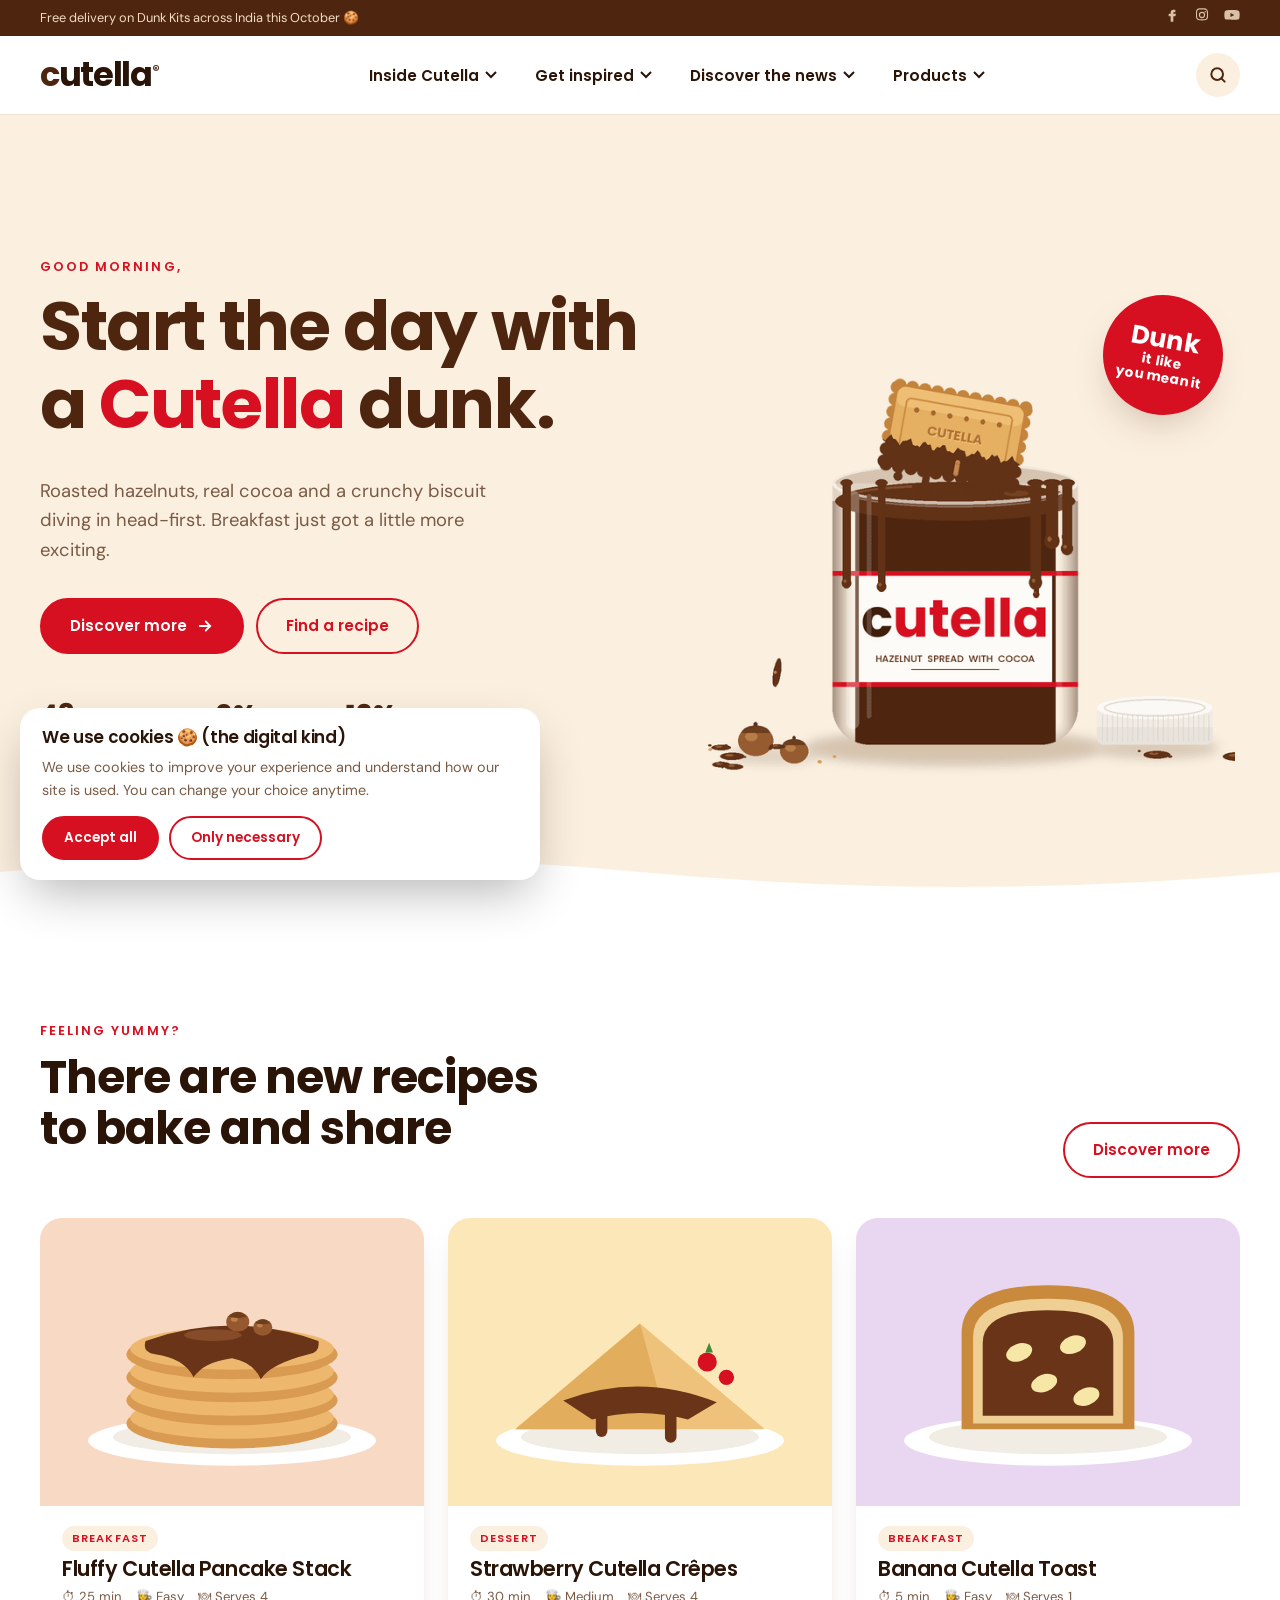
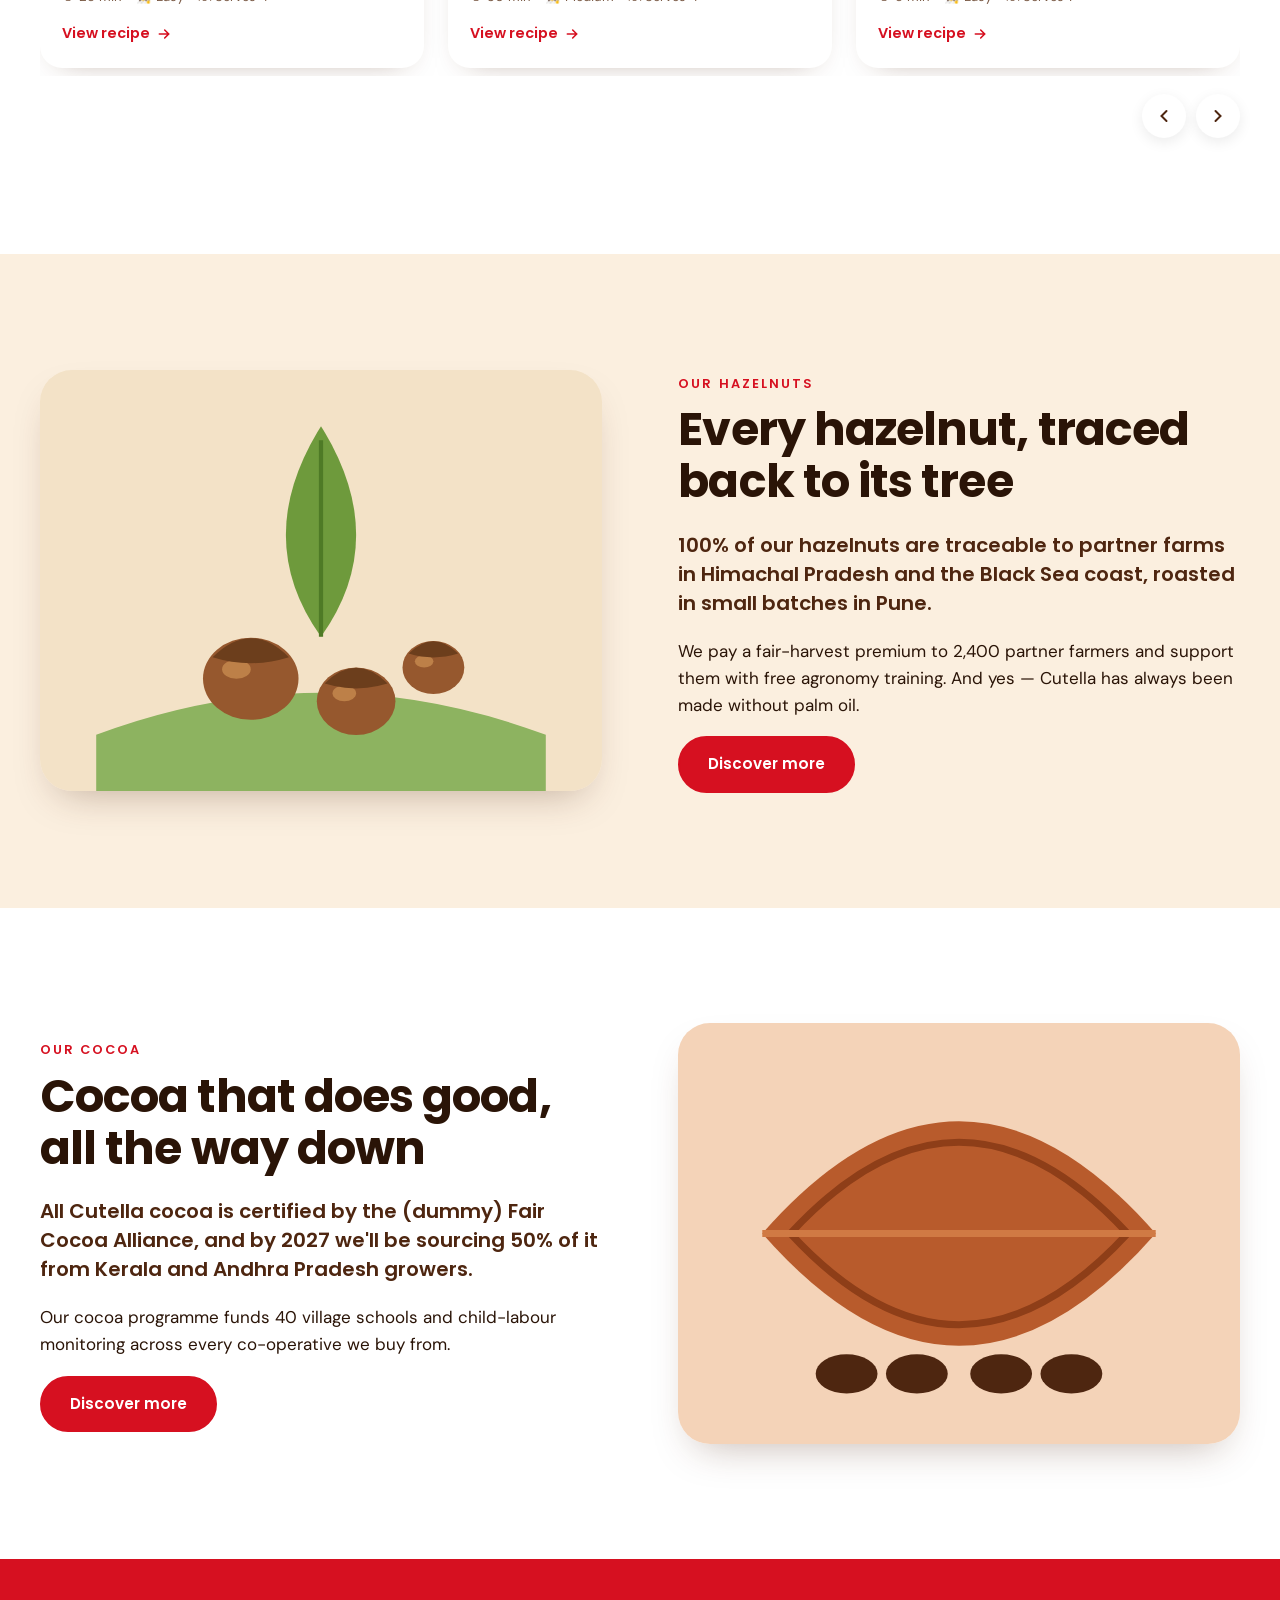
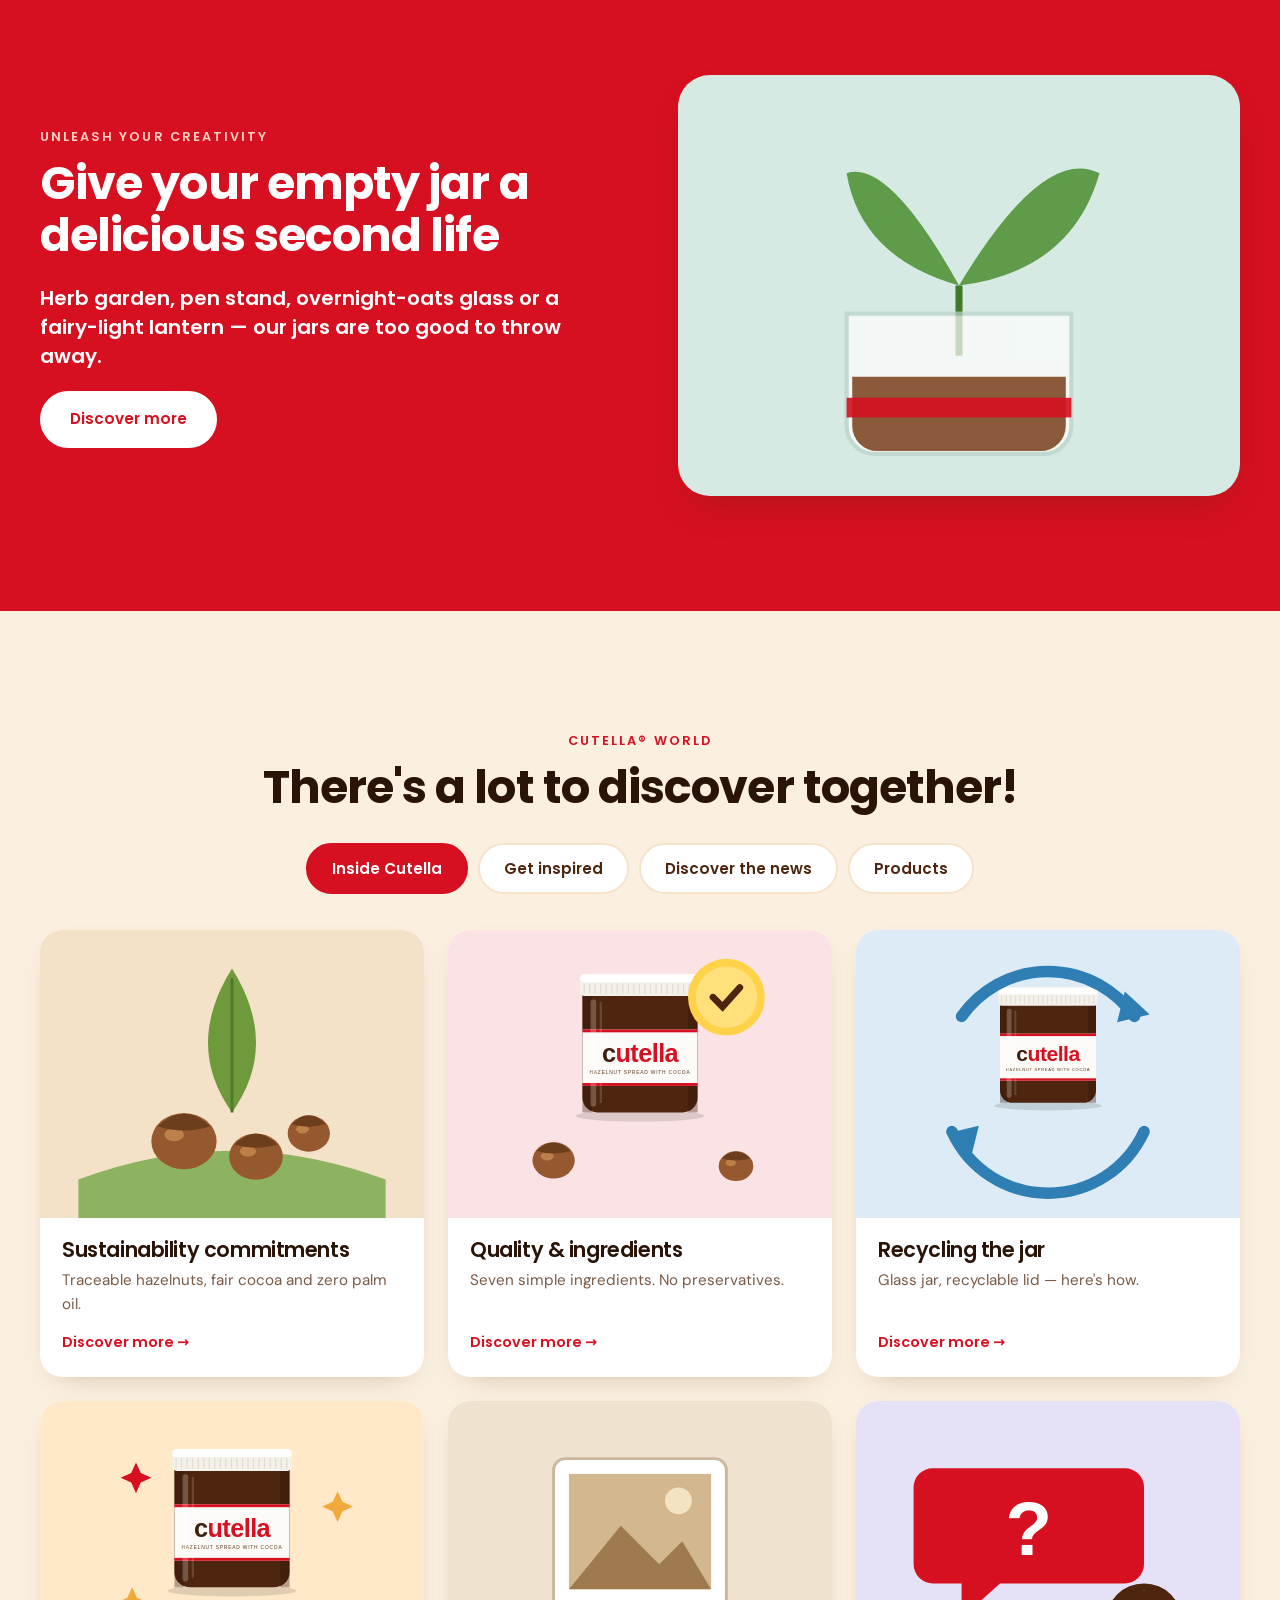
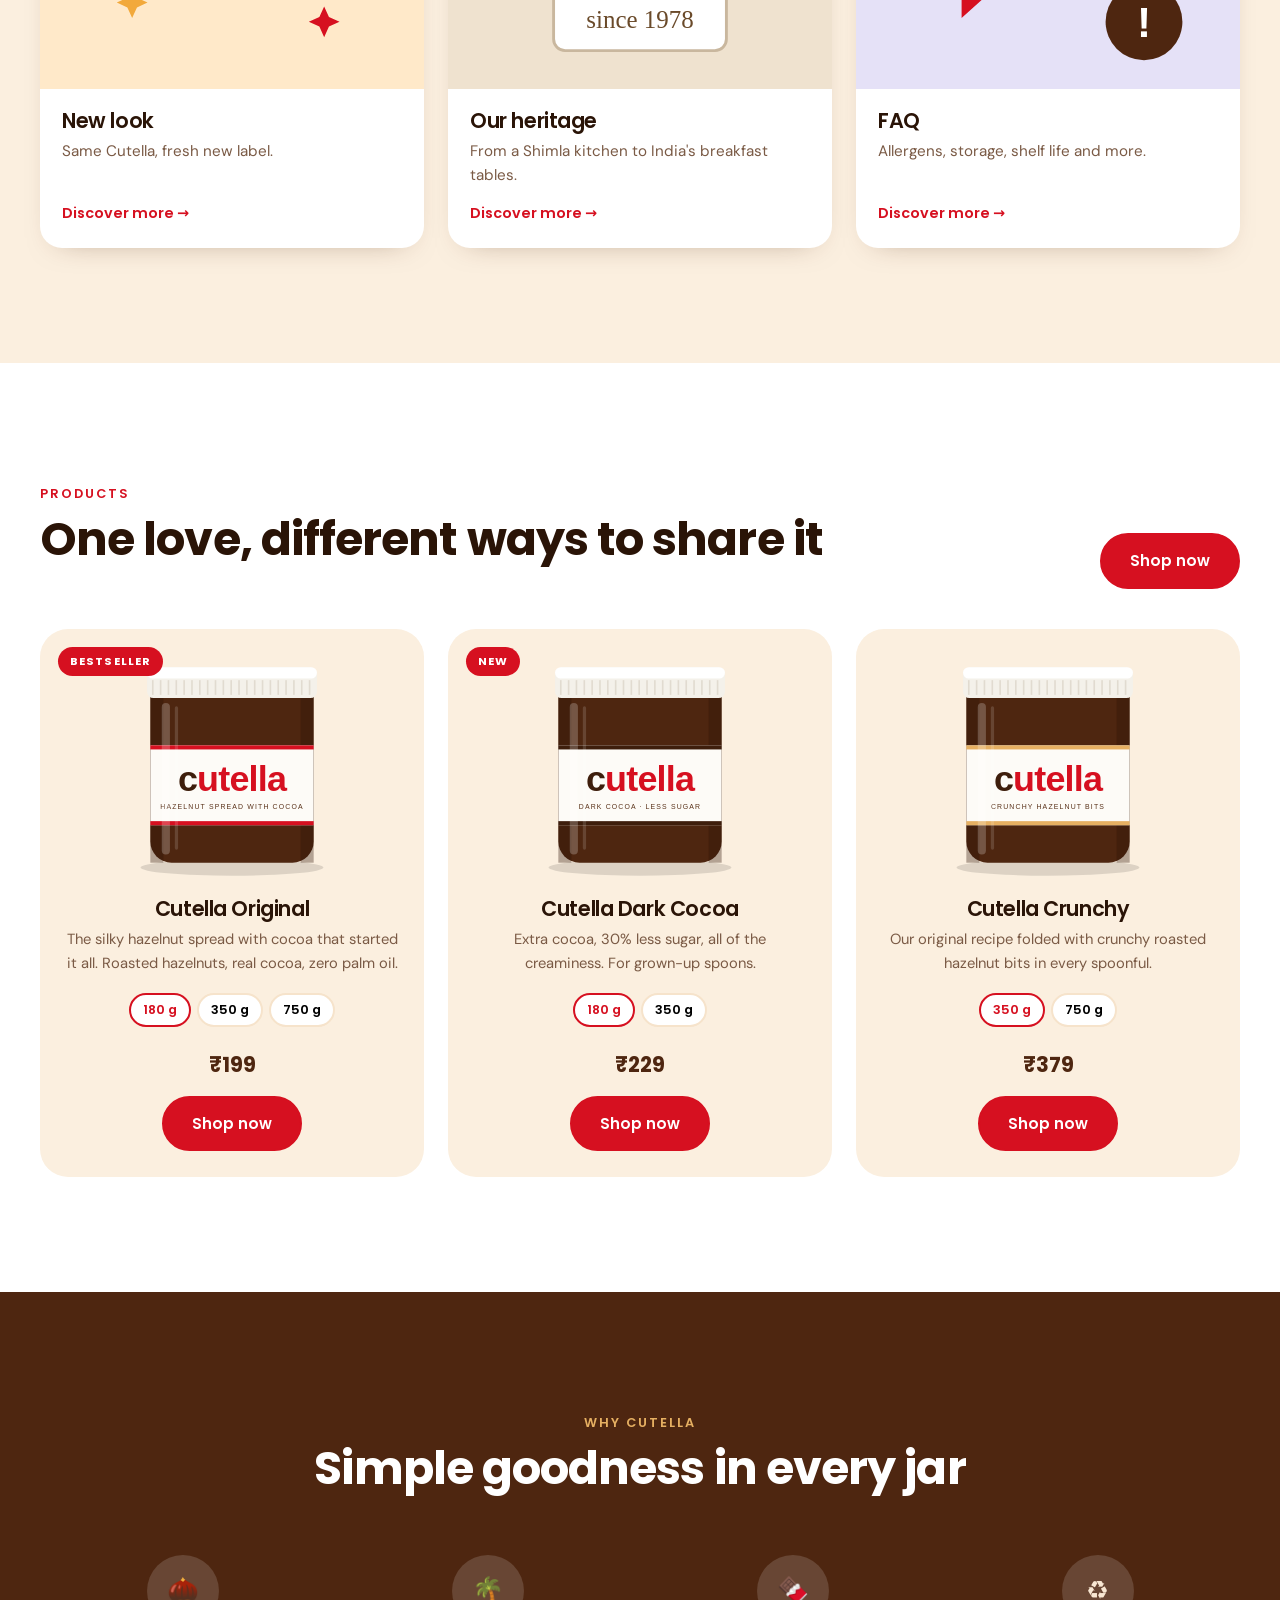
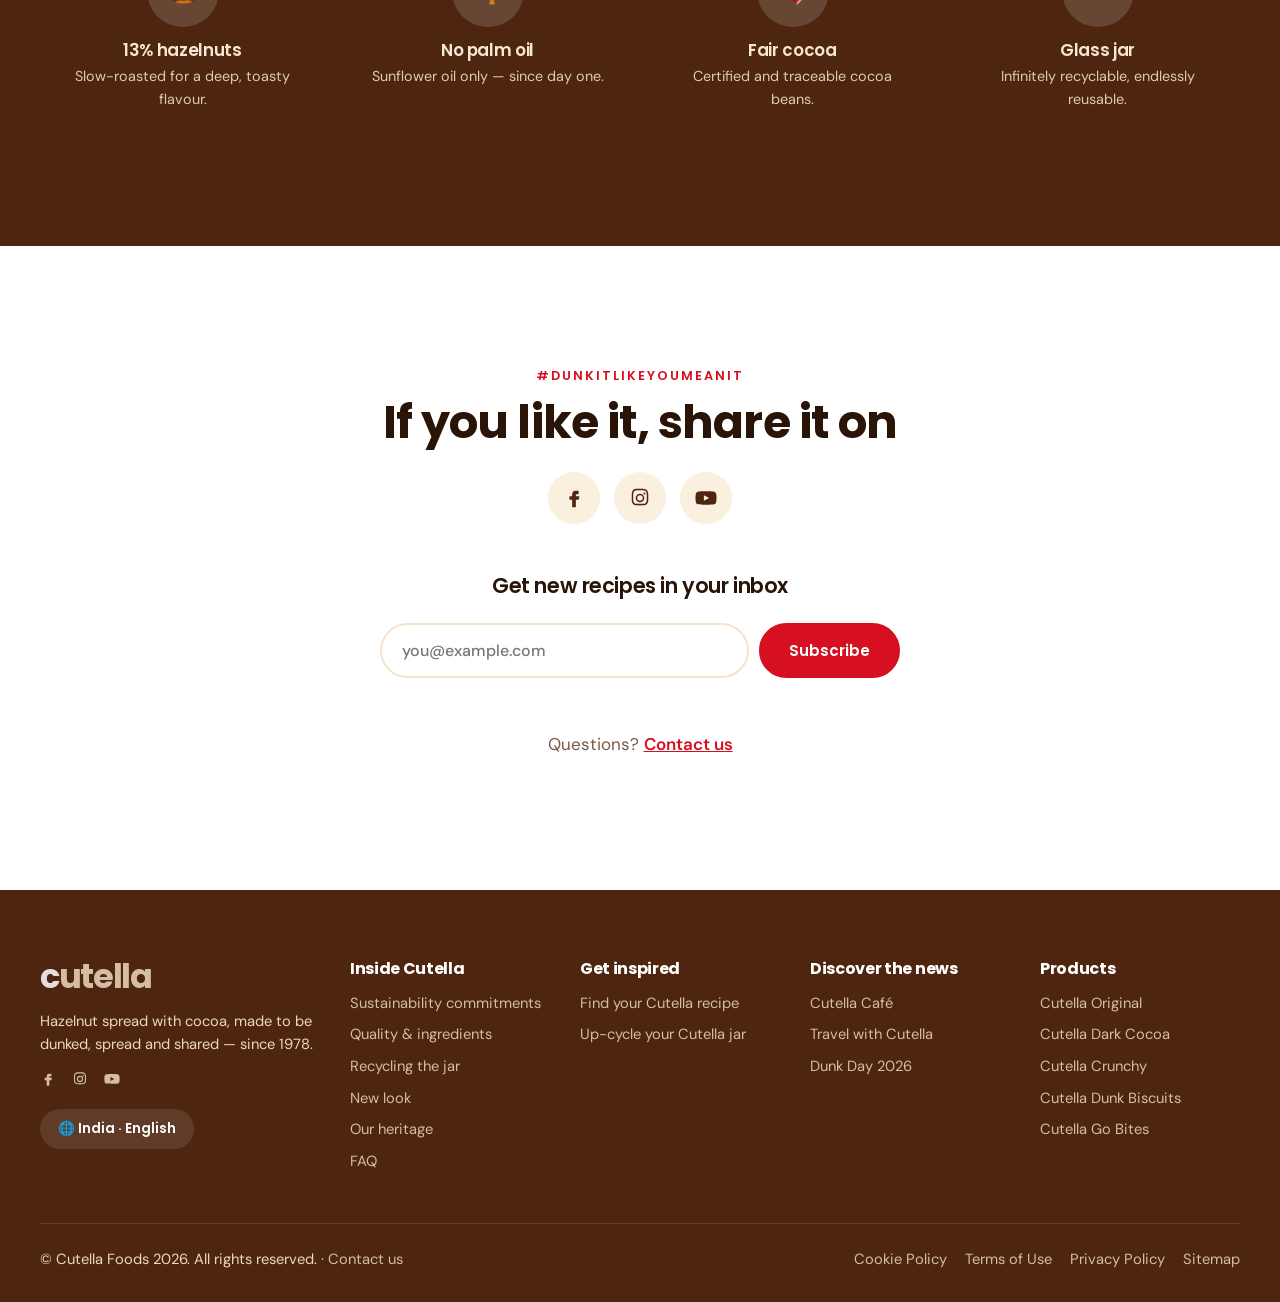
<file: cutella-website/index.html>
<!doctype html>
<html lang="en-IN">
<head>
  <meta charset="utf-8">
  <meta name="viewport" content="width=device-width, initial-scale=1">
  <title>Cutella® India | Hazelnut Spread with Cocoa</title>
  <meta name="description" content="Cutella – the creamy hazelnut spread with cocoa, made for dunking. Discover recipes, our products and our commitments.">
  <meta name="theme-color" content="#d61020">
  <meta property="og:title" content="Cutella® India">
  <meta property="og:image" content="assets/img/og-image.svg">
  <link rel="icon" href="assets/img/favicon.svg" type="image/svg+xml">
  <link rel="preconnect" href="https://fonts.googleapis.com"><link rel="preconnect" href="https://fonts.gstatic.com" crossorigin>
  <link href="https://fonts.googleapis.com/css2?family=DM+Sans:wght@400;500;700&family=Poppins:wght@500;600;700&display=swap" rel="stylesheet">
  <link rel="stylesheet" href="assets/css/style.css">
</head>
<body>
<div id="site-header"></div>

<main id="main">
  <!-- HERO -->
  <section class="hero">
    <div class="container">
      <div class="reveal">
        <span class="eyebrow">Good morning,</span>
        <h1>Start the day with a <em>Cutella</em> dunk.</h1>
        <p class="lead">Roasted hazelnuts, real cocoa and a crunchy biscuit diving in head-first. Breakfast just got a little more exciting.</p>
        <div class="hero__ctas">
          <a class="btn" href="products.html">Discover more
            <svg viewBox="0 0 24 24" fill="none" stroke="currentColor" stroke-width="2.4" stroke-linecap="round"><path d="M5 12h14M13 6l6 6-6 6"/></svg></a>
          <a class="btn btn--ghost" href="recipes.html">Find a recipe</a>
        </div>
        <div class="hero__stats">
          <div><strong data-count="48" data-suffix="+">48+</strong><span>years of spreading joy</span></div>
          <div><strong data-count="0" data-suffix="%">0%</strong><span>palm oil, always</span></div>
          <div><strong data-count="13" data-suffix="%">13%</strong><span>roasted hazelnuts</span></div>
        </div>
      </div>
      <div class="hero__media">
        <img src="assets/img/cutella-splash.gif" width="640" height="640" alt="A Cutella biscuit dropping into an open jar of Cutella, splashing spread everywhere, then lifting out coated">
        <div class="hero__badge"><div><strong>Dunk</strong>it like<br>you mean it</div></div>
      </div>
    </div>
    <svg class="hero__wave" viewBox="0 0 1440 60" preserveAspectRatio="none"><path d="M0 30 Q360 0 720 30 T1440 30 V60 H0Z" fill="#fff"/></svg>
  </section>

  <!-- RECIPES -->
  <section class="section">
    <div class="container">
      <div class="section-head reveal">
        <div>
          <span class="eyebrow">Feeling yummy?</span>
          <h2>There are new recipes<br>to bake and share</h2>
        </div>
        <div style="display:flex;gap:14px;align-items:center">
          <a class="btn btn--ghost" href="recipes.html">Discover more</a>
        </div>
      </div>
      <div class="carousel reveal" data-carousel>
        <div class="carousel__track" data-recipes="6"></div>
        <div class="carousel__nav" style="justify-content:flex-end;margin-top:18px">
          <button class="icon-btn" data-prev aria-label="Previous recipes"><svg viewBox="0 0 24 24" fill="none" stroke="currentColor" stroke-width="2.4" stroke-linecap="round"><path d="M15 6l-6 6 6 6"/></svg></button>
          <button class="icon-btn" data-next aria-label="Next recipes"><svg viewBox="0 0 24 24" fill="none" stroke="currentColor" stroke-width="2.4" stroke-linecap="round"><path d="M9 6l6 6-6 6"/></svg></button>
        </div>
      </div>
    </div>
  </section>

  <!-- OUR HAZELNUTS -->
  <section class="section section--cream">
    <div class="container split">
      <div class="split__media reveal"><img src="assets/img/hazelnuts.svg" alt="Illustration of hazelnuts and a leaf"></div>
      <div class="reveal">
        <span class="eyebrow">Our hazelnuts</span>
        <h2>Every hazelnut, traced back to its tree</h2>
        <p class="claim">100% of our hazelnuts are traceable to partner farms in Himachal Pradesh and the Black Sea coast, roasted in small batches in Pune.</p>
        <p>We pay a fair-harvest premium to 2,400 partner farmers and support them with free agronomy training. And yes — Cutella has always been made without palm oil.</p>
        <a class="btn" href="inside.html#sustainability">Discover more</a>
      </div>
    </div>
  </section>

  <!-- OUR COCOA -->
  <section class="section">
    <div class="container split split--rev">
      <div class="split__media reveal"><img src="assets/img/cocoa.svg" alt="Illustration of a cocoa pod and beans"></div>
      <div class="reveal">
        <span class="eyebrow">Our cocoa</span>
        <h2>Cocoa that does good, all the way down</h2>
        <p class="claim">All Cutella cocoa is certified by the (dummy) Fair Cocoa Alliance, and by 2027 we'll be sourcing 50% of it from Kerala and Andhra Pradesh growers.</p>
        <p>Our cocoa programme funds 40 village schools and child-labour monitoring across every co-operative we buy from.</p>
        <a class="btn" href="inside.html#quality">Discover more</a>
      </div>
    </div>
  </section>

  <!-- UPCYCLE -->
  <section class="section section--red">
    <div class="container split">
      <div class="reveal">
        <span class="eyebrow">Unleash your creativity</span>
        <h2>Give your empty jar a delicious second life</h2>
        <p class="claim">Herb garden, pen stand, overnight-oats glass or a fairy-light lantern — our jars are too good to throw away.</p>
        <a class="btn btn--light" href="recipes.html#upcycle">Discover more</a>
      </div>
      <div class="split__media reveal"><img src="assets/img/upcycle.svg" alt="An empty Cutella jar reused as a plant pot"></div>
    </div>
  </section>

  <!-- CUTELLA WORLD -->
  <section class="section section--cream">
    <div class="container">
      <div style="text-align:center;margin-bottom:30px" class="reveal">
        <span class="eyebrow">Cutella® World</span>
        <h2>There's a lot to discover together!</h2>
      </div>
      <div data-tabs>
        <div class="tabs" role="tablist">
          <button class="tab" role="tab" aria-selected="true" aria-controls="w-inside">Inside Cutella</button>
          <button class="tab" role="tab" aria-selected="false" aria-controls="w-inspired">Get inspired</button>
          <button class="tab" role="tab" aria-selected="false" aria-controls="w-news">Discover the news</button>
          <button class="tab" role="tab" aria-selected="false" aria-controls="w-products">Products</button>
        </div>
        <div class="tabpanel grid grid--3" id="w-inside" role="tabpanel">
          <a class="card" href="inside.html#sustainability"><div class="card__media"><img src="assets/img/hazelnuts.svg" alt=""></div><div class="card__body"><h3>Sustainability commitments</h3><p>Traceable hazelnuts, fair cocoa and zero palm oil.</p><span class="card__link">Discover more →</span></div></a>
          <a class="card" href="inside.html#quality"><div class="card__media"><img src="assets/img/quality.svg" alt=""></div><div class="card__body"><h3>Quality & ingredients</h3><p>Seven simple ingredients. No preservatives.</p><span class="card__link">Discover more →</span></div></a>
          <a class="card" href="inside.html#recycling"><div class="card__media"><img src="assets/img/recycle.svg" alt=""></div><div class="card__body"><h3>Recycling the jar</h3><p>Glass jar, recyclable lid — here's how.</p><span class="card__link">Discover more →</span></div></a>
          <a class="card" href="inside.html#new-look"><div class="card__media"><img src="assets/img/newlook.svg" alt=""></div><div class="card__body"><h3>New look</h3><p>Same Cutella, fresh new label.</p><span class="card__link">Discover more →</span></div></a>
          <a class="card" href="inside.html#heritage"><div class="card__media"><img src="assets/img/heritage.svg" alt=""></div><div class="card__body"><h3>Our heritage</h3><p>From a Shimla kitchen to India's breakfast tables.</p><span class="card__link">Discover more →</span></div></a>
          <a class="card" href="inside.html#faq"><div class="card__media"><img src="assets/img/faq.svg" alt=""></div><div class="card__body"><h3>FAQ</h3><p>Allergens, storage, shelf life and more.</p><span class="card__link">Discover more →</span></div></a>
        </div>
        <div class="tabpanel grid grid--2" id="w-inspired" role="tabpanel" hidden>
          <a class="card" href="recipes.html"><div class="card__media"><img src="assets/img/recipe-pancakes.svg" alt=""></div><div class="card__body"><h3>Find your Cutella recipe</h3><p>Breakfasts, desserts, shakes and snacks.</p><span class="card__link">Discover more →</span></div></a>
          <a class="card" href="recipes.html#upcycle"><div class="card__media"><img src="assets/img/upcycle.svg" alt=""></div><div class="card__body"><h3>Up-cycle your Cutella jar</h3><p>Six clever ideas for your empty jars.</p><span class="card__link">Discover more →</span></div></a>
        </div>
        <div class="tabpanel grid grid--2" id="w-news" role="tabpanel" hidden>
          <a class="card" href="news.html#cafe"><div class="card__media"><img src="assets/img/cafe.svg" alt=""></div><div class="card__body"><h3>Cutella Café</h3><p>Our first café opens in Koregaon Park, Pune.</p><span class="card__link">Discover more →</span></div></a>
          <a class="card" href="news.html#travel"><div class="card__media"><img src="assets/img/travel.svg" alt=""></div><div class="card__body"><h3>Travel with Cutella</h3><p>Find us at airport stores across 12 cities.</p><span class="card__link">Discover more →</span></div></a>
        </div>
        <div class="tabpanel" id="w-products" role="tabpanel" hidden>
          <div class="grid grid--3" data-products="3"></div>
        </div>
      </div>
    </div>
  </section>

  <!-- PRODUCTS -->
  <section class="section">
    <div class="container">
      <div class="section-head reveal">
        <div><span class="eyebrow">Products</span><h2>One love, different ways to share it</h2></div>
        <a class="btn" href="products.html">Shop now</a>
      </div>
      <div class="grid grid--3 reveal" data-products="3"></div>
    </div>
  </section>

  <!-- WHY -->
  <section class="section section--brown">
    <div class="container">
      <div style="text-align:center;margin-bottom:40px" class="reveal"><span class="eyebrow">Why Cutella</span><h2 style="color:#fff">Simple goodness in every jar</h2></div>
      <div class="features reveal">
        <div class="feature"><div class="ico">🌰</div><h3>13% hazelnuts</h3><p>Slow-roasted for a deep, toasty flavour.</p></div>
        <div class="feature"><div class="ico">🌴</div><h3>No palm oil</h3><p>Sunflower oil only — since day one.</p></div>
        <div class="feature"><div class="ico">🍫</div><h3>Fair cocoa</h3><p>Certified and traceable cocoa beans.</p></div>
        <div class="feature"><div class="ico">♻️</div><h3>Glass jar</h3><p>Infinitely recyclable, endlessly reusable.</p></div>
      </div>
    </div>
  </section>

  <!-- SHARE -->
  <section class="section share">
    <div class="container reveal">
      <span class="eyebrow">#DunkItLikeYouMeanIt</span>
      <h2>If you like it, share it on</h2>
      <div class="socials" id="shareIcons"></div>
      <div style="margin-top:50px">
        <h3>Get new recipes in your inbox</h3>
        <form class="newsletter" data-demo="Thanks! Your first recipe is on its way 💌">
          <input type="email" required placeholder="you@example.com" aria-label="Email address" style="border:2px solid #f6e3cb">
          <button class="btn" type="submit">Subscribe</button>
        </form>
        <p class="form-msg" style="color:#d61020"></p>
        <p style="color:#7a5a45;margin-top:10px">Questions? <a href="contact.html" style="color:#d61020;font-weight:600">Contact us</a></p>
      </div>
    </div>
  </section>
</main>

<div id="site-footer"></div>
<script src="assets/js/data.js"></script>
<script src="assets/js/main.js"></script>
<script>document.getElementById("shareIcons").innerHTML = document.querySelector(".topbar .socials").innerHTML;</script>
</body>
</html>
</file>
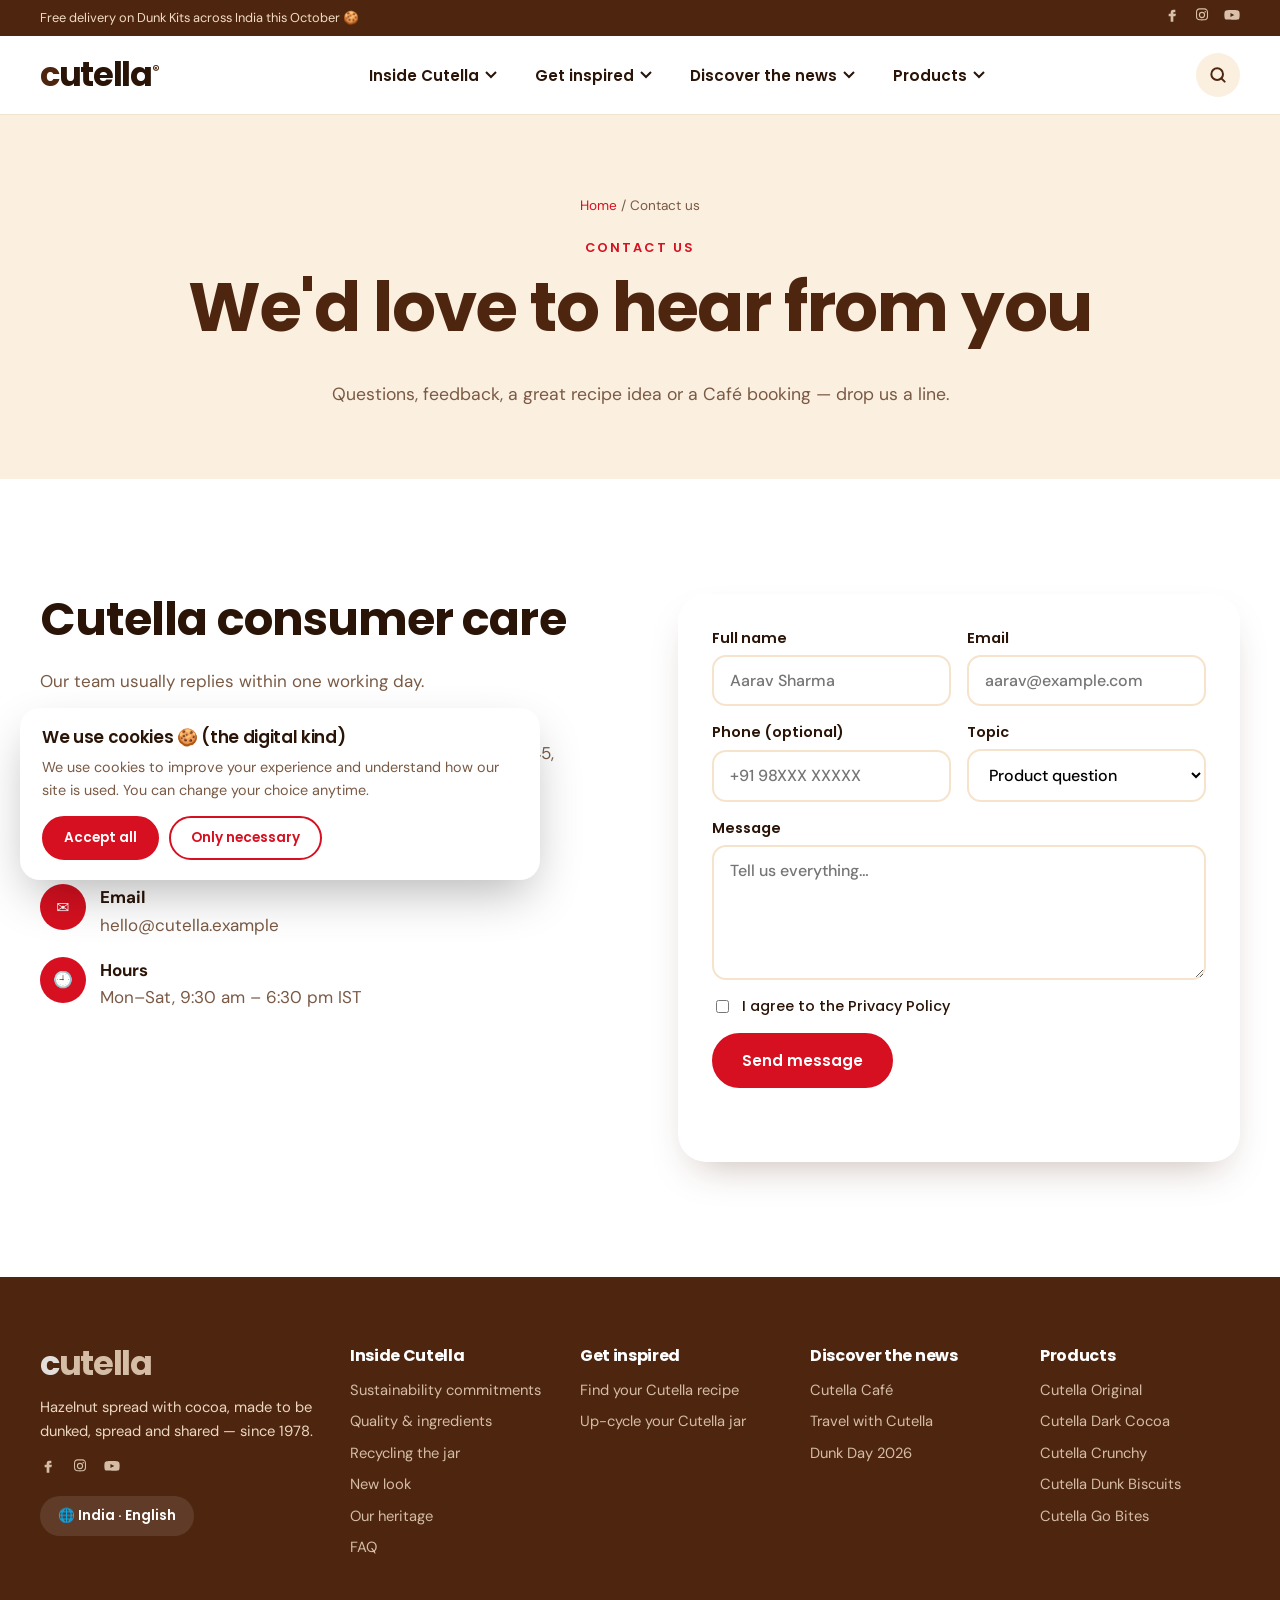
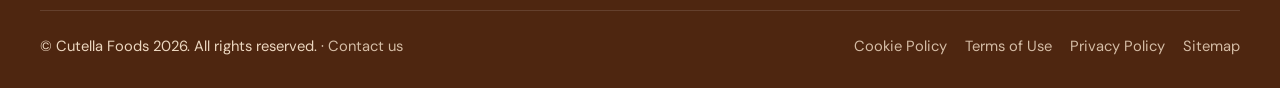
<file: cutella-website/contact.html>
<!doctype html>
<html lang="en-IN">
<head>
  <meta charset="utf-8">
  <meta name="viewport" content="width=device-width, initial-scale=1">
  <title>Contact us | Cutella® India</title>
  <meta name="description" content="Get in touch with Cutella Foods — consumer care, trade enquiries and Café bookings.">
  <meta name="theme-color" content="#d61020">
  <link rel="icon" href="assets/img/favicon.svg" type="image/svg+xml">
  <link rel="preconnect" href="https://fonts.googleapis.com"><link rel="preconnect" href="https://fonts.gstatic.com" crossorigin>
  <link href="https://fonts.googleapis.com/css2?family=DM+Sans:wght@400;500;700&family=Poppins:wght@500;600;700&display=swap" rel="stylesheet">
  <link rel="stylesheet" href="assets/css/style.css">
</head>
<body>
<div id="site-header"></div>
<main id="main">
  <section class="page-hero">
    <div class="container">
      <div class="breadcrumbs"><a href="index.html">Home</a> / Contact us</div>
      <span class="eyebrow">Contact us</span>
      <h1>We'd love to hear from you</h1>
      <p>Questions, feedback, a great recipe idea or a Café booking — drop us a line.</p>
      
    </div>
  </section>

  <section class="section">
    <div class="container split" style="align-items:start">
      <div class="reveal">
        <h2>Cutella consumer care</h2>
        <p style="color:#7a5a45">Our team usually replies within one working day.</p>
        <ul class="info-list" id="contactInfo"></ul>
      </div>
      <form class="form reveal" data-demo="Thank you! Ticket #CUT-2026-0412 created — we'll be in touch soon.">
        <div class="row">
          <label>Full name<input required name="name" placeholder="Aarav Sharma"></label>
          <label>Email<input required type="email" name="email" placeholder="aarav@example.com"></label>
        </div>
        <div class="row">
          <label>Phone (optional)<input name="phone" placeholder="+91 98XXX XXXXX"></label>
          <label>Topic<select name="topic"><option>Product question</option><option>Feedback</option><option>Café booking</option><option>Trade / distribution</option><option>Careers</option></select></label>
        </div>
        <label>Message<textarea required name="message" rows="5" placeholder="Tell us everything…"></textarea></label>
        <label style="display:flex;gap:10px;align-items:center;font-weight:500"><input type="checkbox" required> I agree to the Privacy Policy</label>
        <button class="btn" type="submit" style="justify-self:start">Send message</button>
        <p class="form-msg" style="color:#d61020;margin:0"></p>
      </form>
    </div>
  </section>
  <script>
    document.addEventListener("DOMContentLoaded", () => {
      const c = window.CUTELLA.company;
      document.getElementById("contactInfo").innerHTML = [
        ["📍", "Head office", c.address], ["📞", "Phone", c.phone], ["✉️", "Email", c.email], ["🕘", "Hours", c.hours]
      ].map(([i, t, v]) => `<li><span class="ico">${i}</span><div><strong>${t}</strong><br><span style="color:#7a5a45">${v}</span></div></li>`).join("");
    });
  </script>
</main>
<div id="site-footer"></div>
<script src="assets/js/data.js"></script>
<script src="assets/js/main.js"></script>
</body>
</html>
</file>
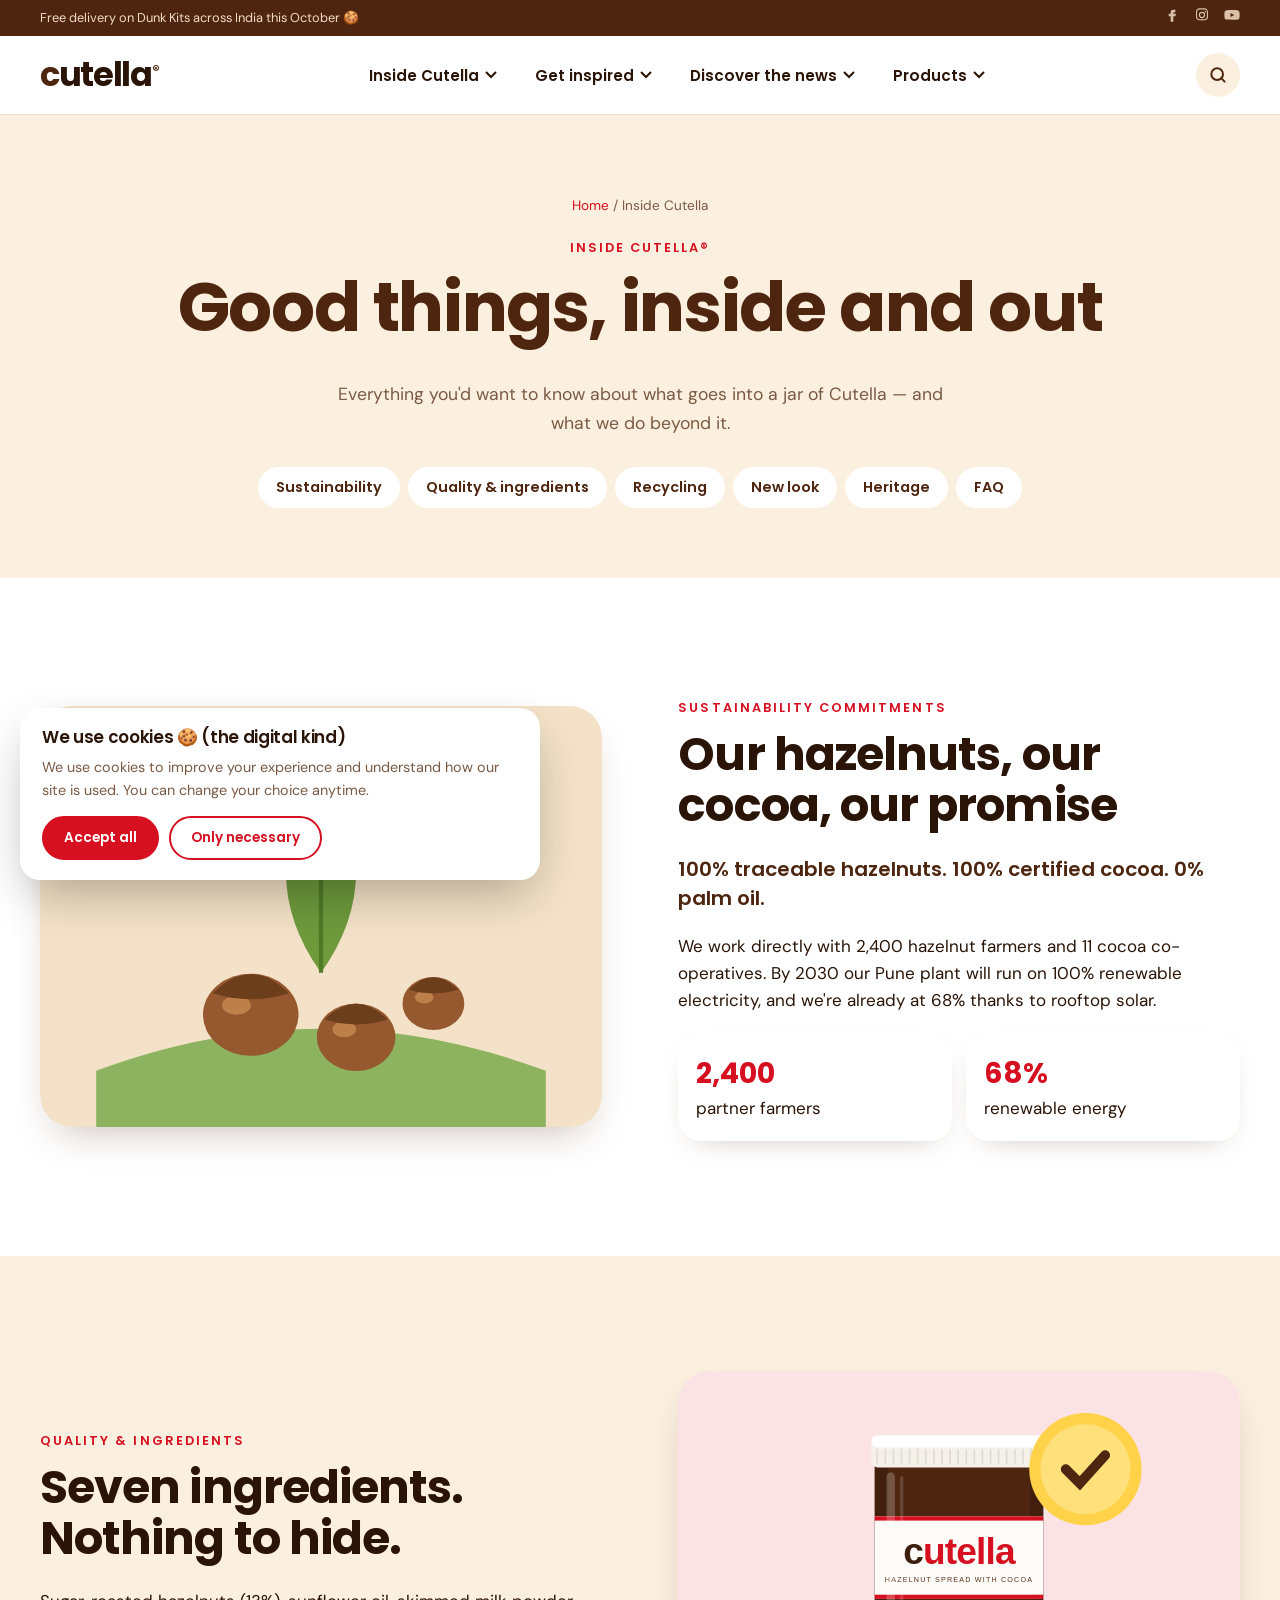
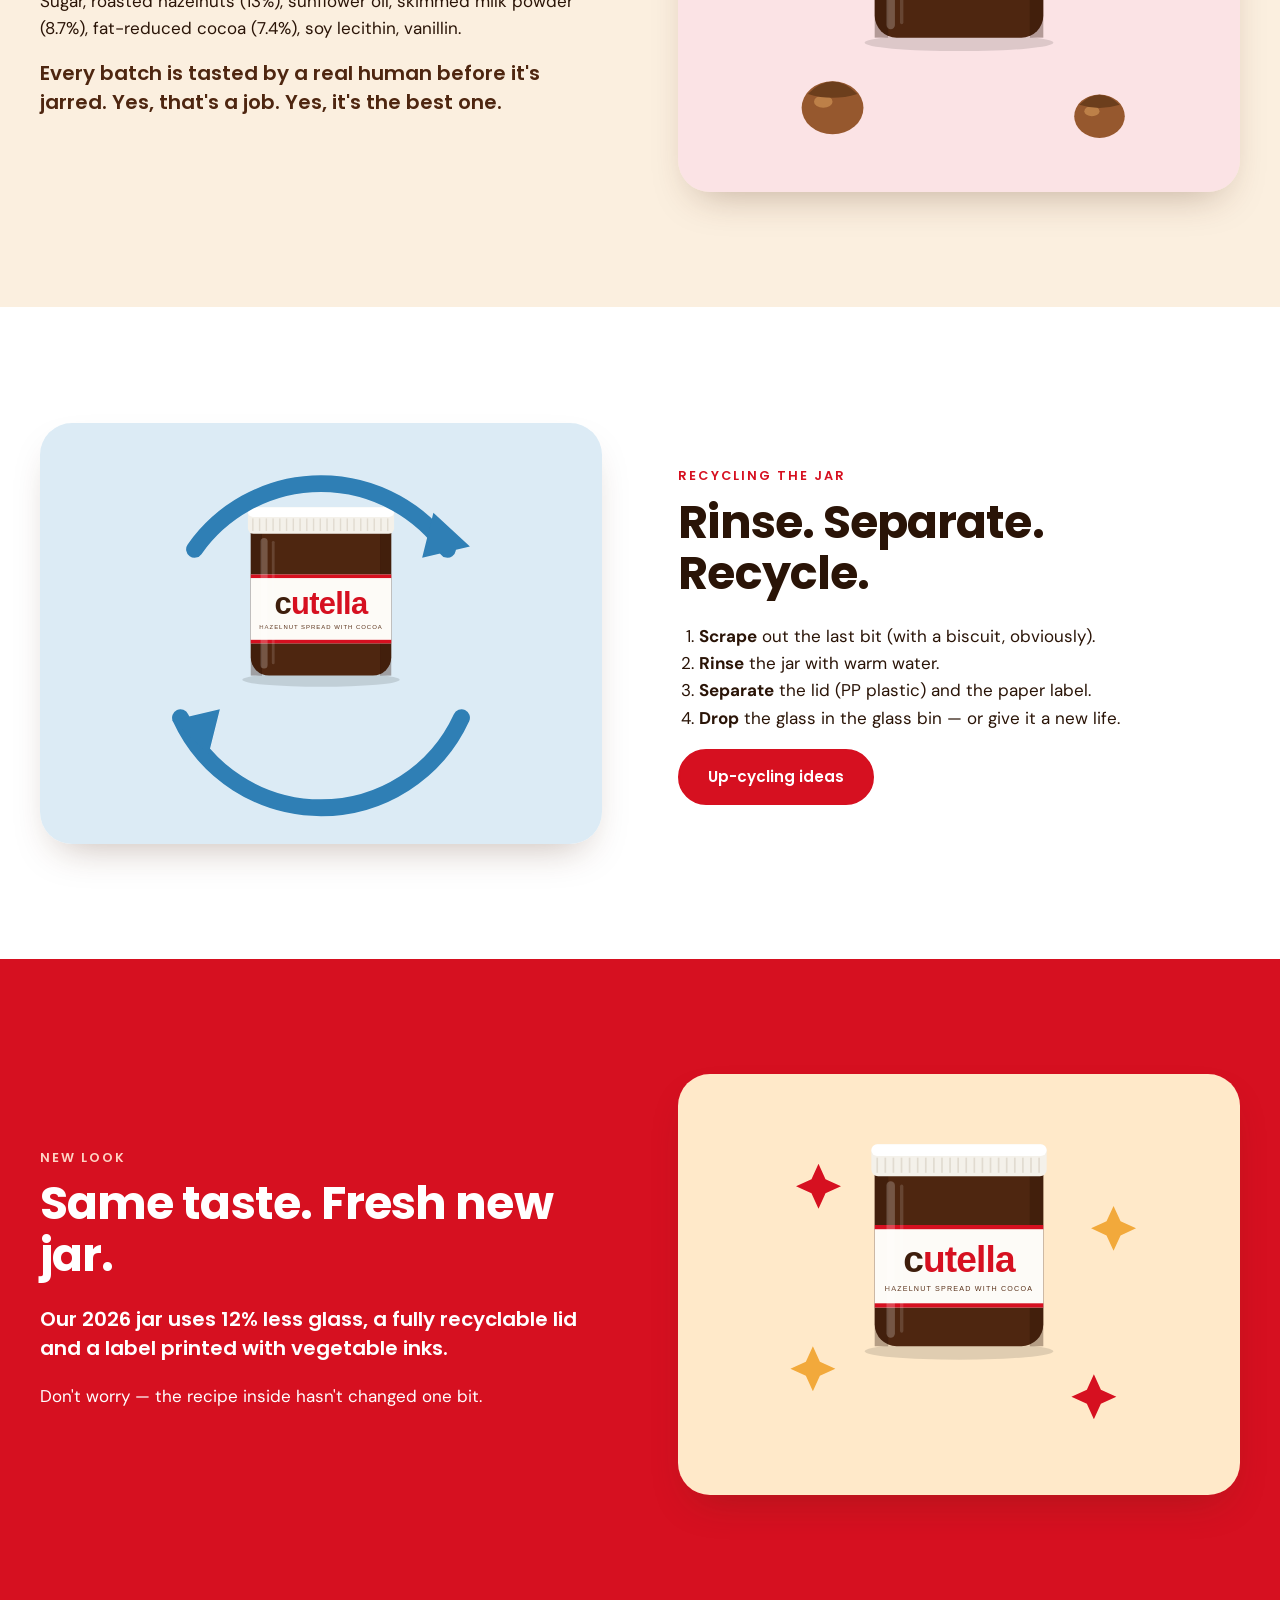
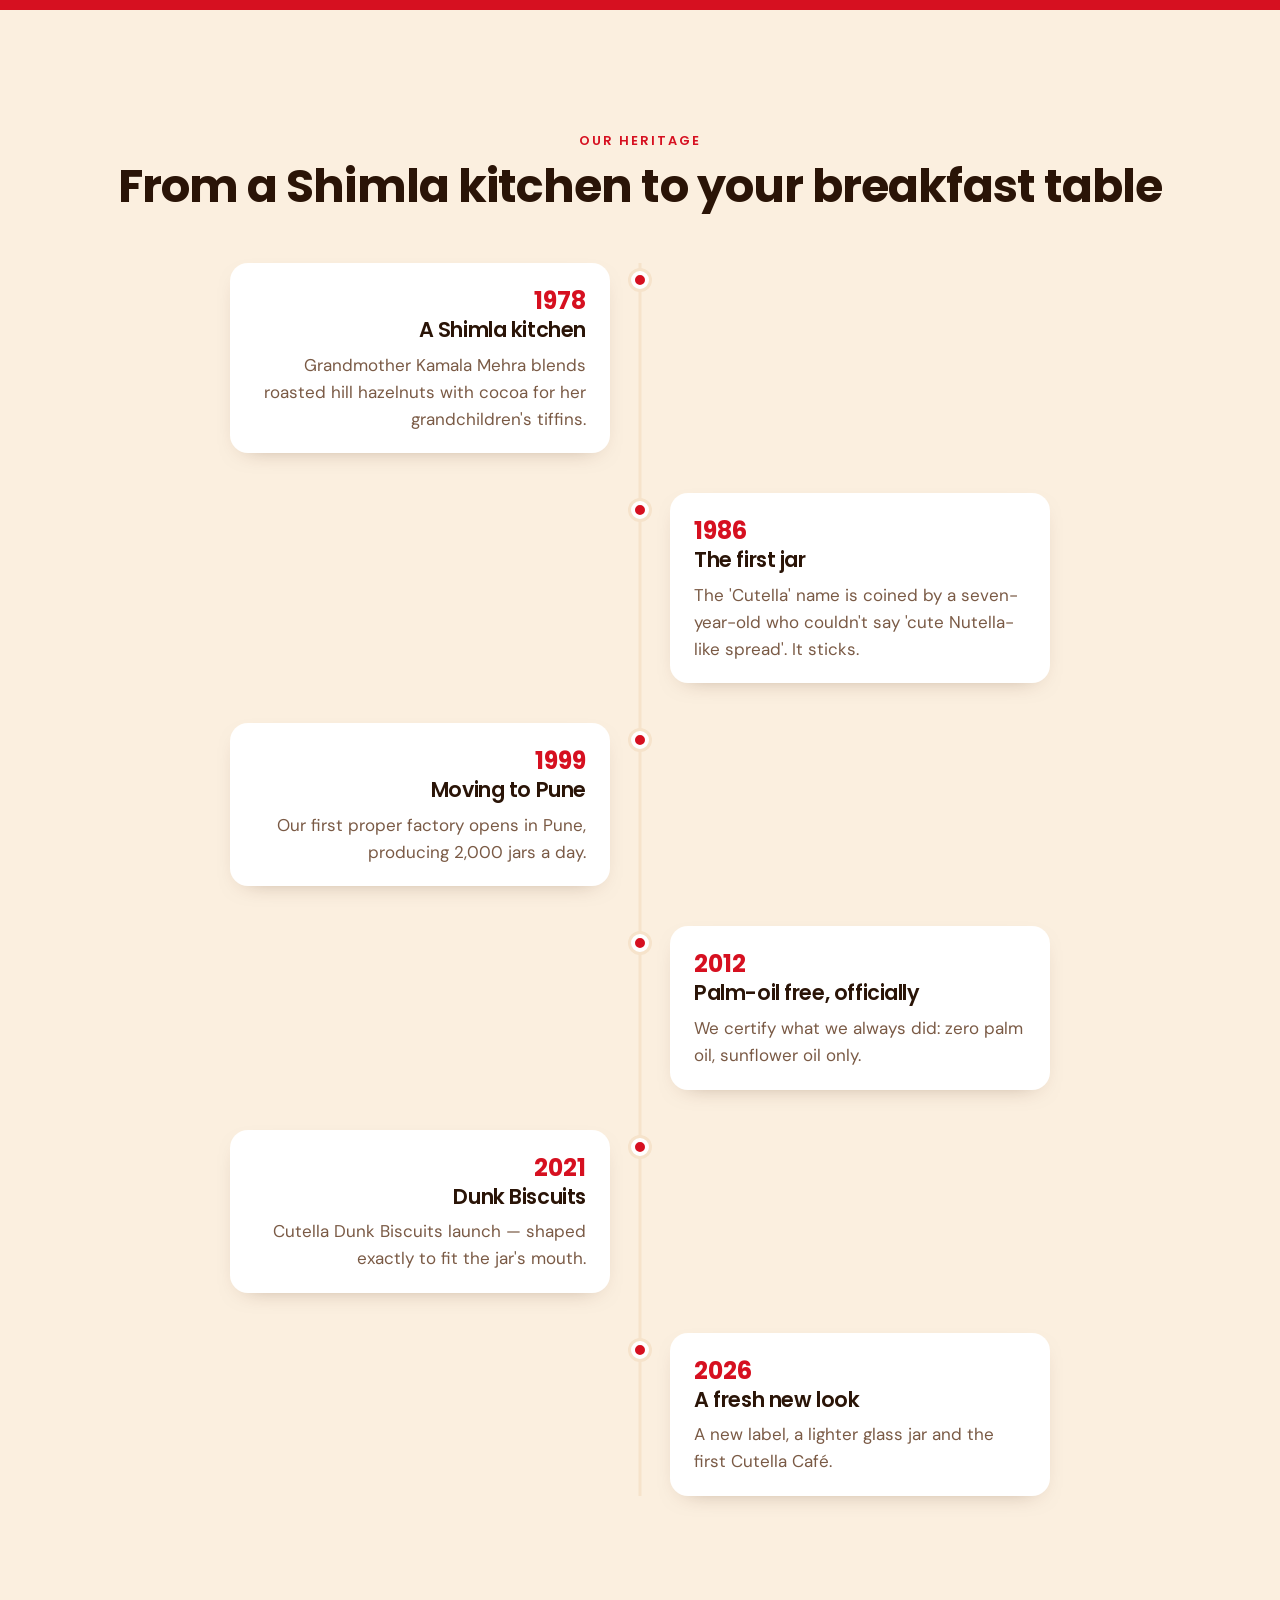
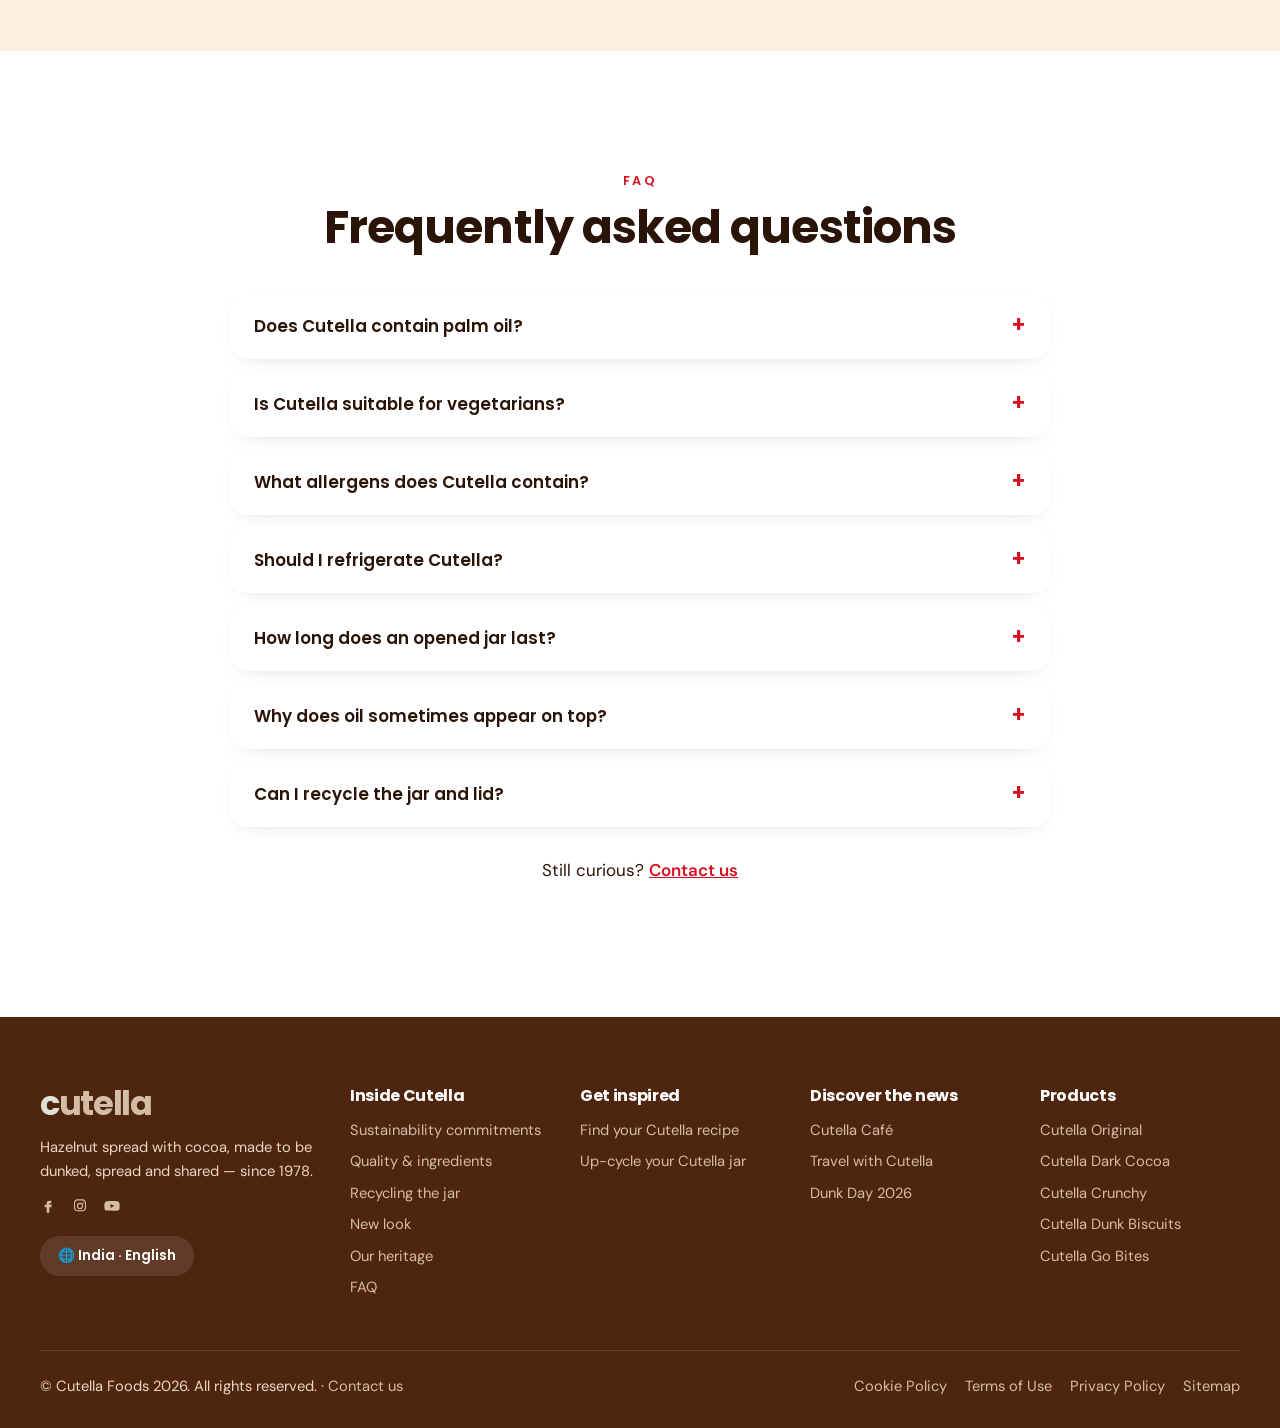
<file: cutella-website/inside.html>
<!doctype html>
<html lang="en-IN">
<head>
  <meta charset="utf-8">
  <meta name="viewport" content="width=device-width, initial-scale=1">
  <title>Inside Cutella | Cutella® India</title>
  <meta name="description" content="Discover Cutella's sustainability commitments, ingredients, jar recycling, heritage and FAQs.">
  <meta name="theme-color" content="#d61020">
  <link rel="icon" href="assets/img/favicon.svg" type="image/svg+xml">
  <link rel="preconnect" href="https://fonts.googleapis.com"><link rel="preconnect" href="https://fonts.gstatic.com" crossorigin>
  <link href="https://fonts.googleapis.com/css2?family=DM+Sans:wght@400;500;700&family=Poppins:wght@500;600;700&display=swap" rel="stylesheet">
  <link rel="stylesheet" href="assets/css/style.css">
</head>
<body>
<div id="site-header"></div>
<main id="main">
  <section class="page-hero">
    <div class="container">
      <div class="breadcrumbs"><a href="index.html">Home</a> / Inside Cutella</div>
      <span class="eyebrow">Inside Cutella®</span>
      <h1>Good things, inside and out</h1>
      <p>Everything you'd want to know about what goes into a jar of Cutella — and what we do beyond it.</p>
      <div class="subnav"><a href="#sustainability">Sustainability</a><a href="#quality">Quality & ingredients</a><a href="#recycling">Recycling</a><a href="#new-look">New look</a><a href="#heritage">Heritage</a><a href="#faq">FAQ</a></div>
    </div>
  </section>

  <section class="section" id="sustainability">
    <div class="container split">
      <div class="split__media reveal"><img src="assets/img/hazelnuts.svg" alt="Hazelnuts illustration"></div>
      <div class="reveal">
        <span class="eyebrow">Sustainability commitments</span>
        <h2>Our hazelnuts, our cocoa, our promise</h2>
        <p class="claim">100% traceable hazelnuts. 100% certified cocoa. 0% palm oil.</p>
        <p>We work directly with 2,400 hazelnut farmers and 11 cocoa co-operatives. By 2030 our Pune plant will run on 100% renewable electricity, and we're already at 68% thanks to rooftop solar.</p>
        <div class="grid grid--2" style="gap:14px;margin-top:20px">
          <div class="card" style="padding:18px"><strong style="font:700 1.8rem Poppins;color:#d61020">2,400</strong><span>partner farmers</span></div>
          <div class="card" style="padding:18px"><strong style="font:700 1.8rem Poppins;color:#d61020">68%</strong><span>renewable energy</span></div>
        </div>
      </div>
    </div>
  </section>
  <section class="section section--cream" id="quality">
    <div class="container split split--rev">
      <div class="split__media reveal"><img src="assets/img/quality.svg" alt="Cutella jar with quality seal"></div>
      <div class="reveal">
        <span class="eyebrow">Quality & ingredients</span>
        <h2>Seven ingredients. Nothing to hide.</h2>
        <p>Sugar, roasted hazelnuts (13%), sunflower oil, skimmed milk powder (8.7%), fat-reduced cocoa (7.4%), soy lecithin, vanillin.</p>
        <p class="claim">Every batch is tasted by a real human before it's jarred. Yes, that's a job. Yes, it's the best one.</p>
      </div>
    </div>
  </section>
  <section class="section" id="recycling">
    <div class="container split">
      <div class="split__media reveal"><img src="assets/img/recycle.svg" alt="Recycling illustration"></div>
      <div class="reveal">
        <span class="eyebrow">Recycling the jar</span>
        <h2>Rinse. Separate. Recycle.</h2>
        <ol style="padding-left:1.2em">
          <li><strong>Scrape</strong> out the last bit (with a biscuit, obviously).</li>
          <li><strong>Rinse</strong> the jar with warm water.</li>
          <li><strong>Separate</strong> the lid (PP plastic) and the paper label.</li>
          <li><strong>Drop</strong> the glass in the glass bin — or give it a new life.</li>
        </ol>
        <a class="btn" href="recipes.html#upcycle">Up-cycling ideas</a>
      </div>
    </div>
  </section>
  <section class="section section--red" id="new-look">
    <div class="container split split--rev">
      <div class="split__media reveal"><img src="assets/img/newlook.svg" alt="Cutella new look jar"></div>
      <div class="reveal">
        <span class="eyebrow">New look</span>
        <h2>Same taste. Fresh new jar.</h2>
        <p class="claim">Our 2026 jar uses 12% less glass, a fully recyclable lid and a label printed with vegetable inks.</p>
        <p>Don't worry — the recipe inside hasn't changed one bit.</p>
      </div>
    </div>
  </section>
  <section class="section section--cream" id="heritage">
    <div class="container">
      <div style="text-align:center;margin-bottom:50px" class="reveal"><span class="eyebrow">Our heritage</span><h2>From a Shimla kitchen to your breakfast table</h2></div>
      <div class="timeline">
        <div class="tl-item reveal"><div><div class="tl-year">1978</div><h3>A Shimla kitchen</h3><p style="margin:0;color:#7a5a45">Grandmother Kamala Mehra blends roasted hill hazelnuts with cocoa for her grandchildren's tiffins.</p></div></div>
        <div class="tl-item reveal"><div><div class="tl-year">1986</div><h3>The first jar</h3><p style="margin:0;color:#7a5a45">The 'Cutella' name is coined by a seven-year-old who couldn't say 'cute Nutella-like spread'. It sticks.</p></div></div>
        <div class="tl-item reveal"><div><div class="tl-year">1999</div><h3>Moving to Pune</h3><p style="margin:0;color:#7a5a45">Our first proper factory opens in Pune, producing 2,000 jars a day.</p></div></div>
        <div class="tl-item reveal"><div><div class="tl-year">2012</div><h3>Palm-oil free, officially</h3><p style="margin:0;color:#7a5a45">We certify what we always did: zero palm oil, sunflower oil only.</p></div></div>
        <div class="tl-item reveal"><div><div class="tl-year">2021</div><h3>Dunk Biscuits</h3><p style="margin:0;color:#7a5a45">Cutella Dunk Biscuits launch — shaped exactly to fit the jar's mouth.</p></div></div>
        <div class="tl-item reveal"><div><div class="tl-year">2026</div><h3>A fresh new look</h3><p style="margin:0;color:#7a5a45">A new label, a lighter glass jar and the first Cutella Café.</p></div></div>
      </div>
    </div>
  </section>
  <section class="section" id="faq">
    <div class="container">
      <div style="text-align:center;margin-bottom:40px" class="reveal"><span class="eyebrow">FAQ</span><h2>Frequently asked questions</h2></div>
      <div class="accordion">
        <div class="acc-item"><button aria-expanded="false">Does Cutella contain palm oil?<span>+</span></button><div class="acc-panel"><p>No. Cutella has always been made with sunflower oil and contains zero palm oil.</p></div></div>
        <div class="acc-item"><button aria-expanded="false">Is Cutella suitable for vegetarians?<span>+</span></button><div class="acc-panel"><p>Yes, Cutella is 100% vegetarian. It contains milk, so it is not vegan.</p></div></div>
        <div class="acc-item"><button aria-expanded="false">What allergens does Cutella contain?<span>+</span></button><div class="acc-panel"><p>Cutella contains hazelnuts, milk and soy (lecithin). It is made in a facility that also handles other tree nuts and wheat.</p></div></div>
        <div class="acc-item"><button aria-expanded="false">Should I refrigerate Cutella?<span>+</span></button><div class="acc-panel"><p>Please don't! Store it in a cool, dry place between 18–25 °C. Refrigeration makes it hard to spread.</p></div></div>
        <div class="acc-item"><button aria-expanded="false">How long does an opened jar last?<span>+</span></button><div class="acc-panel"><p>Once opened, enjoy within 3 months for the best taste, and always use a clean, dry spoon.</p></div></div>
        <div class="acc-item"><button aria-expanded="false">Why does oil sometimes appear on top?<span>+</span></button><div class="acc-panel"><p>With no artificial stabilisers, a little natural hazelnut oil can rise. Simply stir it back in.</p></div></div>
        <div class="acc-item"><button aria-expanded="false">Can I recycle the jar and lid?<span>+</span></button><div class="acc-panel"><p>Yes. Rinse the glass jar and place it in glass recycling; the PP lid goes with plastics. Or up-cycle it!</p></div></div>
      </div>
      <p style="text-align:center;margin-top:30px">Still curious? <a href="contact.html" style="color:#d61020;font-weight:600">Contact us</a></p>
    </div>
  </section>
</main>
<div id="site-footer"></div>
<script src="assets/js/data.js"></script>
<script src="assets/js/main.js"></script>
</body>
</html>
</file>
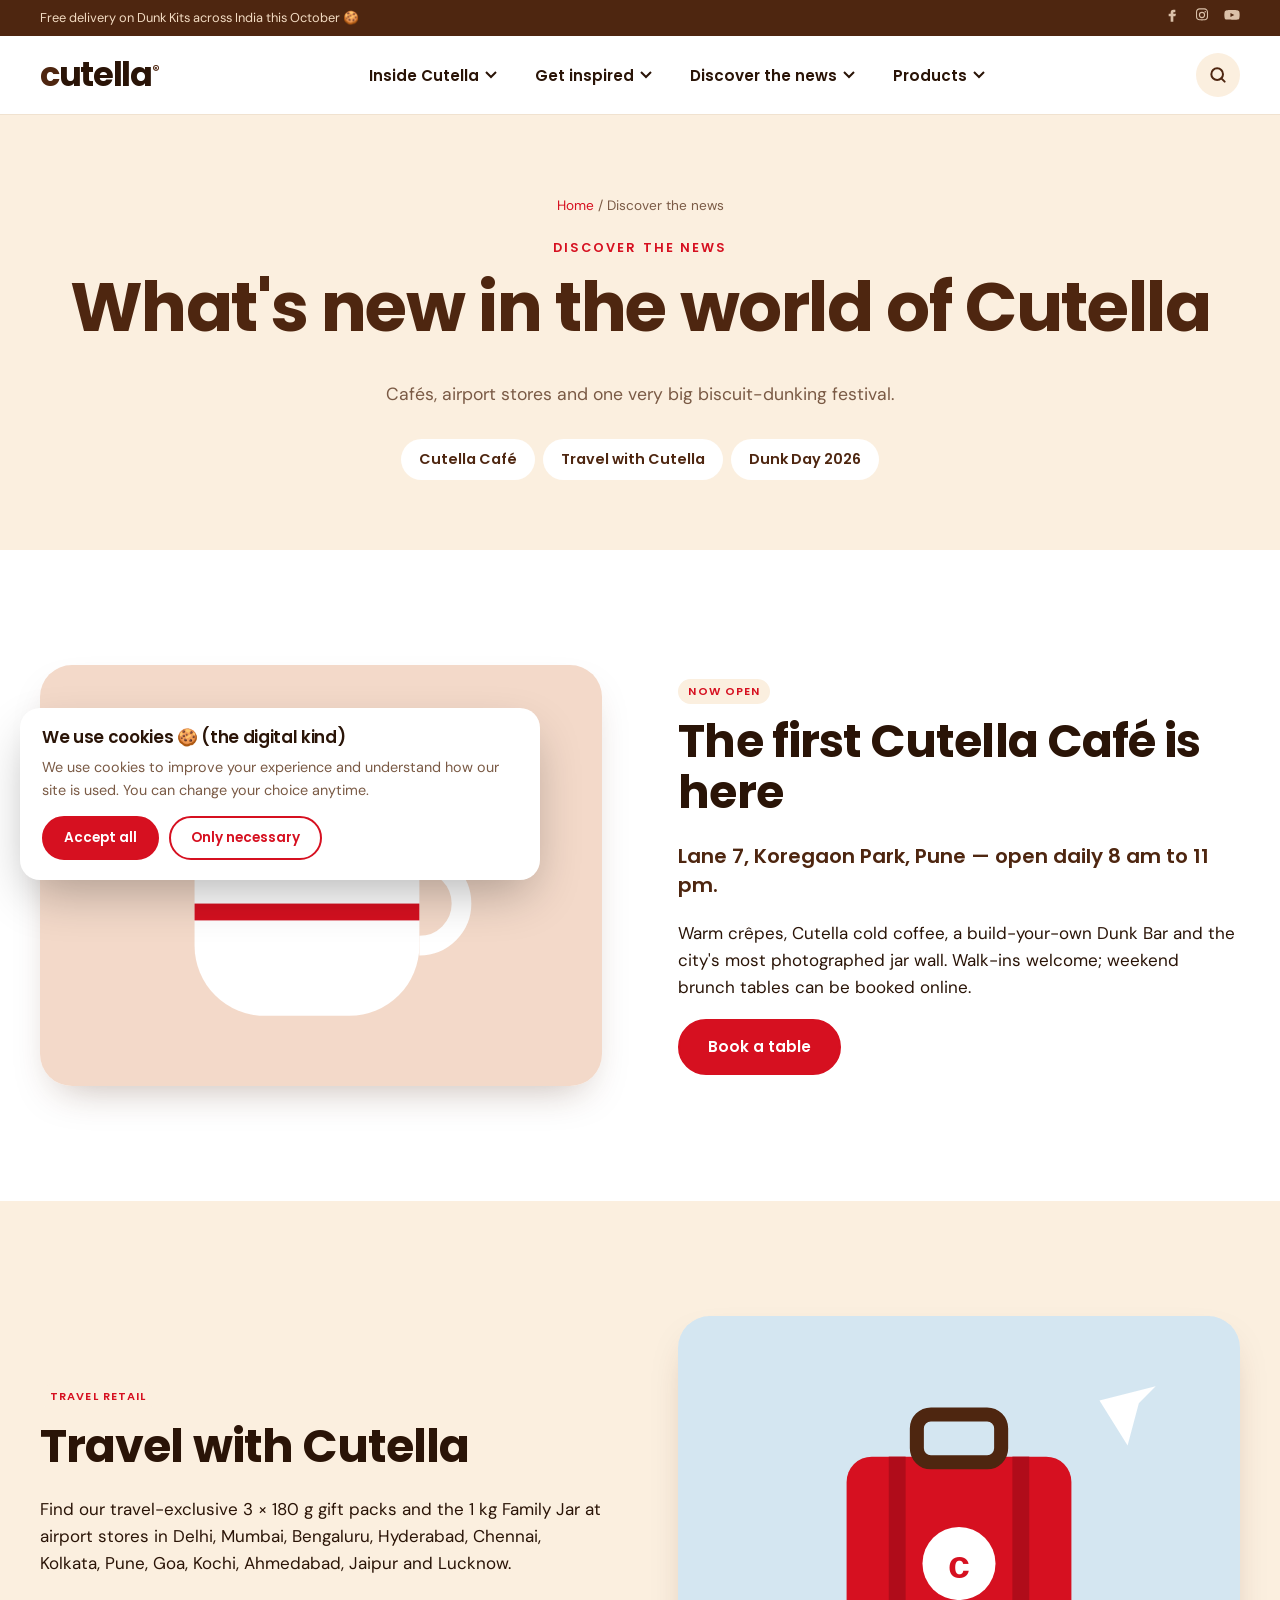
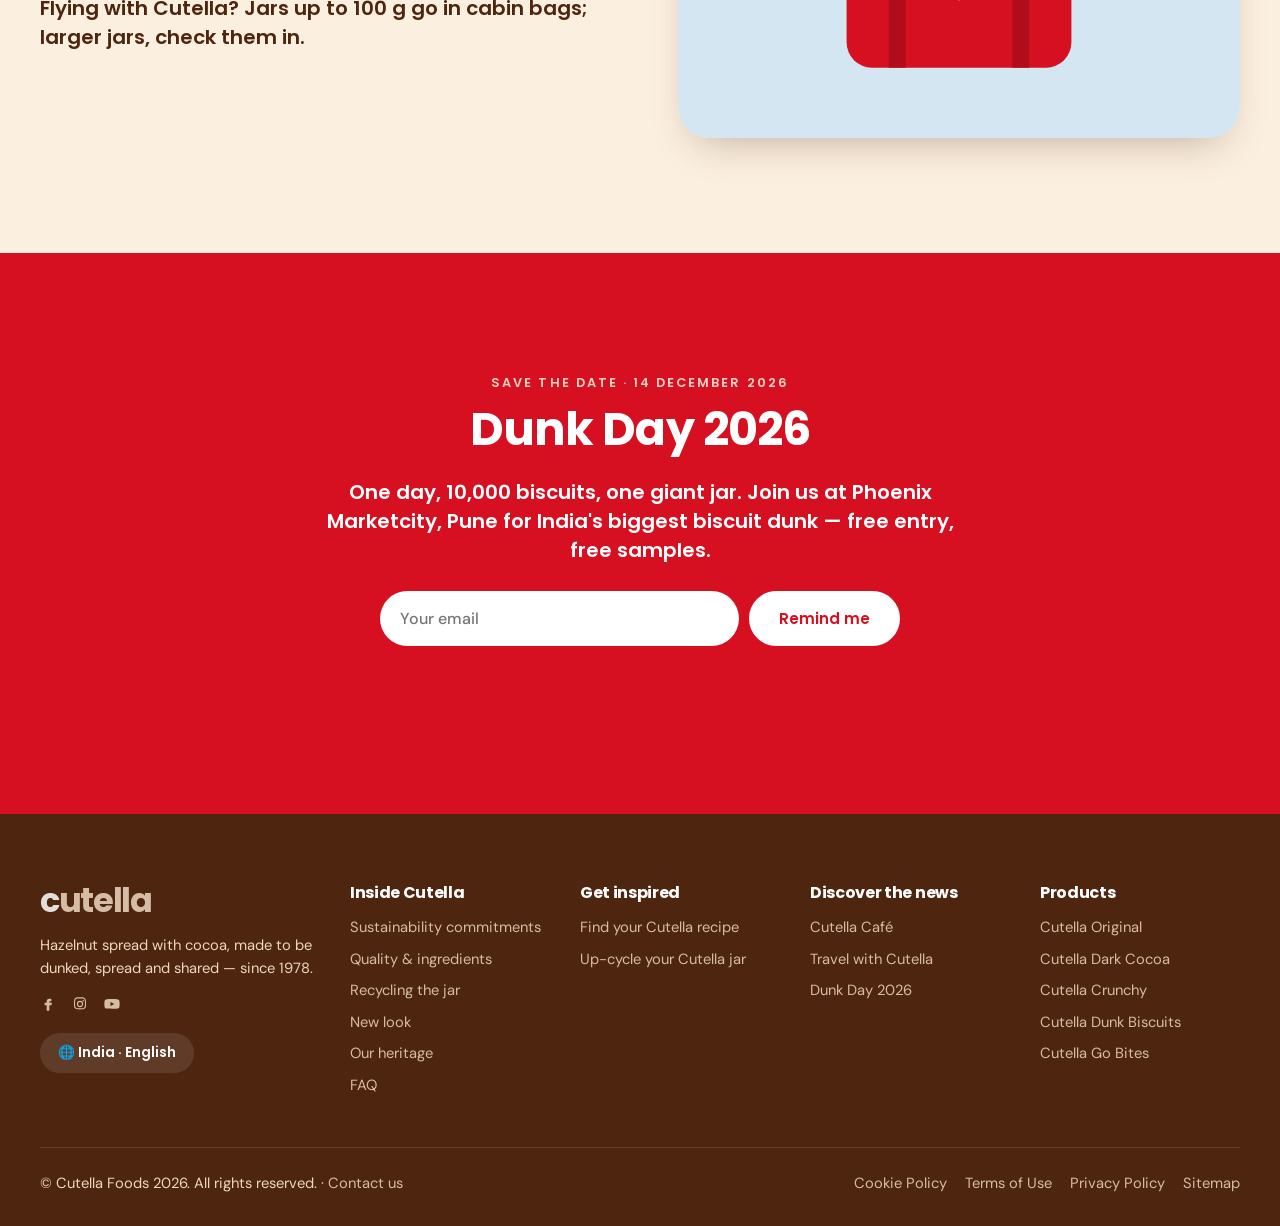
<file: cutella-website/news.html>
<!doctype html>
<html lang="en-IN">
<head>
  <meta charset="utf-8">
  <meta name="viewport" content="width=device-width, initial-scale=1">
  <title>Discover the news | Cutella® India</title>
  <meta name="description" content="The latest from Cutella: the Cutella Café, Travel with Cutella and Dunk Day 2026.">
  <meta name="theme-color" content="#d61020">
  <link rel="icon" href="assets/img/favicon.svg" type="image/svg+xml">
  <link rel="preconnect" href="https://fonts.googleapis.com"><link rel="preconnect" href="https://fonts.gstatic.com" crossorigin>
  <link href="https://fonts.googleapis.com/css2?family=DM+Sans:wght@400;500;700&family=Poppins:wght@500;600;700&display=swap" rel="stylesheet">
  <link rel="stylesheet" href="assets/css/style.css">
</head>
<body>
<div id="site-header"></div>
<main id="main">
  <section class="page-hero">
    <div class="container">
      <div class="breadcrumbs"><a href="index.html">Home</a> / Discover the news</div>
      <span class="eyebrow">Discover the news</span>
      <h1>What's new in the world of Cutella</h1>
      <p>Cafés, airport stores and one very big biscuit-dunking festival.</p>
      <div class="subnav"><a href="#cafe">Cutella Café</a><a href="#travel">Travel with Cutella</a><a href="#dunk-day">Dunk Day 2026</a></div>
    </div>
  </section>

  <section class="section" id="cafe">
    <div class="container split">
      <div class="split__media reveal"><img src="assets/img/cafe.svg" alt="Cutella Café cup"></div>
      <div class="reveal">
        <span class="tag">Now open</span>
        <h2 style="margin-top:12px">The first Cutella Café is here</h2>
        <p class="claim">Lane 7, Koregaon Park, Pune — open daily 8 am to 11 pm.</p>
        <p>Warm crêpes, Cutella cold coffee, a build-your-own Dunk Bar and the city's most photographed jar wall. Walk-ins welcome; weekend brunch tables can be booked online.</p>
        <a class="btn" href="contact.html">Book a table</a>
      </div>
    </div>
  </section>
  <section class="section section--cream" id="travel">
    <div class="container split split--rev">
      <div class="split__media reveal"><img src="assets/img/travel.svg" alt="Cutella travel suitcase"></div>
      <div class="reveal">
        <span class="tag">Travel retail</span>
        <h2 style="margin-top:12px">Travel with Cutella</h2>
        <p>Find our travel-exclusive 3 × 180 g gift packs and the 1 kg Family Jar at airport stores in Delhi, Mumbai, Bengaluru, Hyderabad, Chennai, Kolkata, Pune, Goa, Kochi, Ahmedabad, Jaipur and Lucknow.</p>
        <p class="claim">Flying with Cutella? Jars up to 100 g go in cabin bags; larger jars, check them in.</p>
      </div>
    </div>
  </section>
  <section class="section section--red" id="dunk-day">
    <div class="container" style="text-align:center">
      <div class="reveal">
        <span class="eyebrow">Save the date · 14 December 2026</span>
        <h2>Dunk Day 2026</h2>
        <p class="claim" style="max-width:640px;margin:0 auto 26px">One day, 10,000 biscuits, one giant jar. Join us at Phoenix Marketcity, Pune for India's biggest biscuit dunk — free entry, free samples.</p>
        <form class="newsletter" data-demo="You're on the list! See you on Dunk Day 🍪" style="margin-top:0">
          <input type="email" required placeholder="Your email" aria-label="Email">
          <button class="btn btn--light" type="submit">Remind me</button>
        </form>
        <p class="form-msg"></p>
      </div>
    </div>
  </section>
</main>
<div id="site-footer"></div>
<script src="assets/js/data.js"></script>
<script src="assets/js/main.js"></script>
</body>
</html>
</file>
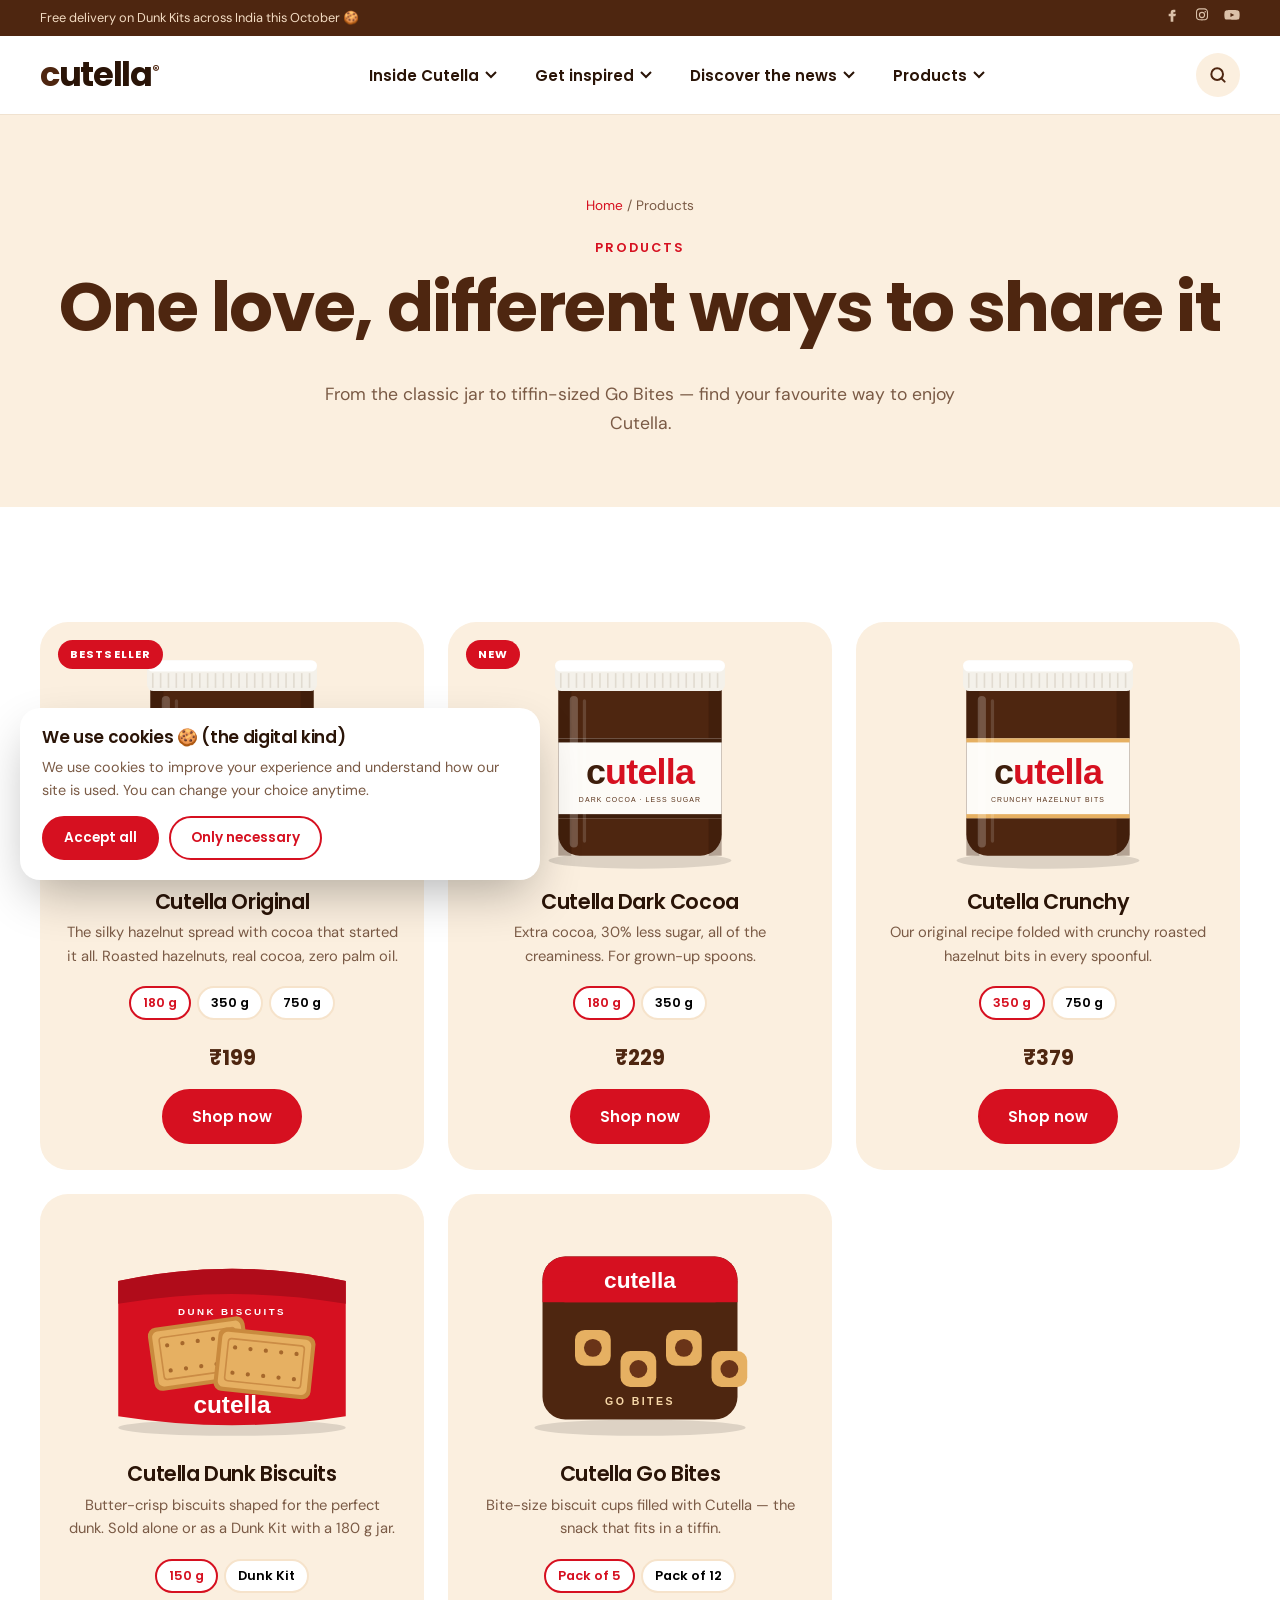
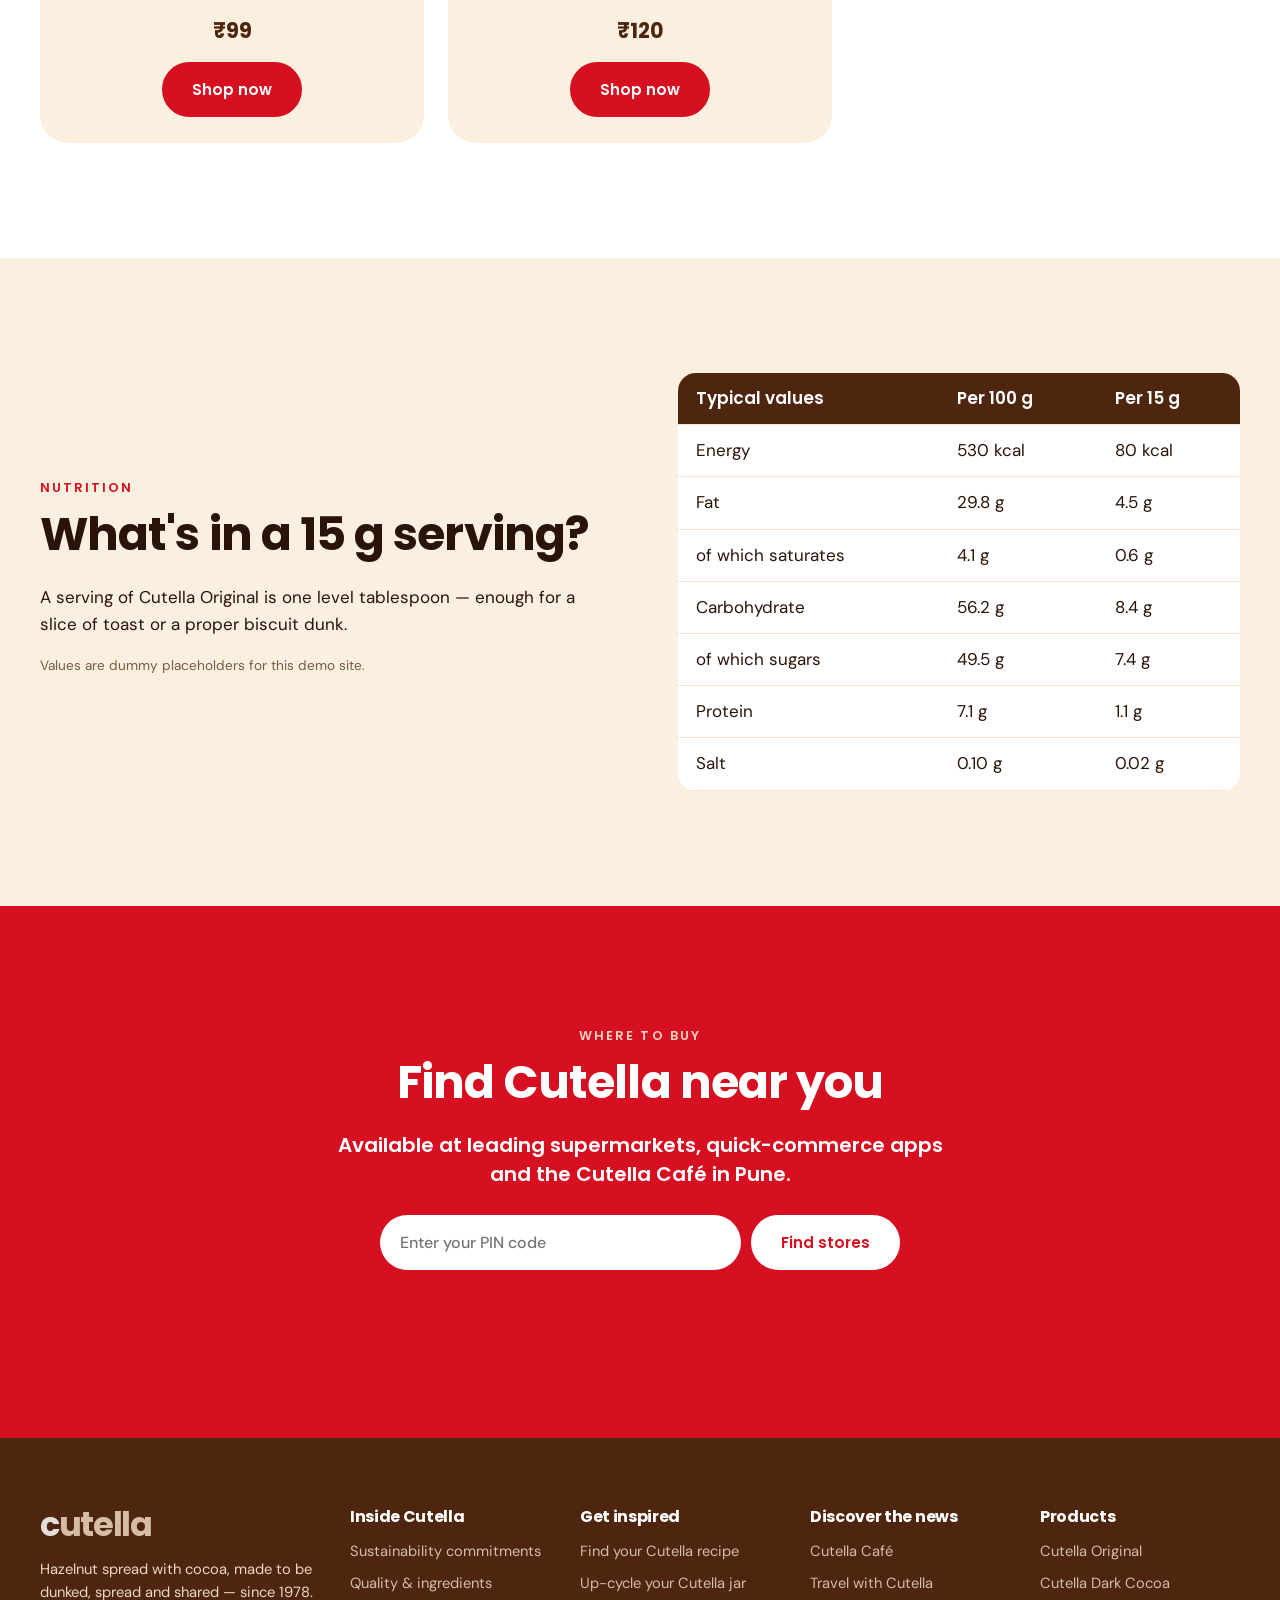
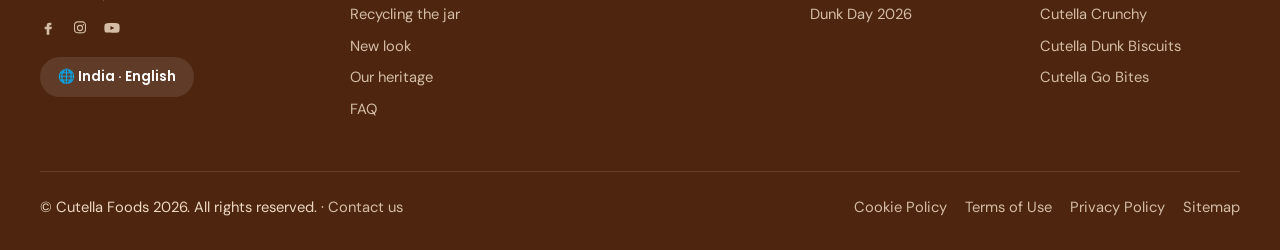
<file: cutella-website/products.html>
<!doctype html>
<html lang="en-IN">
<head>
  <meta charset="utf-8">
  <meta name="viewport" content="width=device-width, initial-scale=1">
  <title>Products | Cutella® India</title>
  <meta name="description" content="Explore the Cutella range: Original, Dark Cocoa, Crunchy, Dunk Biscuits and Go Bites.">
  <meta name="theme-color" content="#d61020">
  <link rel="icon" href="assets/img/favicon.svg" type="image/svg+xml">
  <link rel="preconnect" href="https://fonts.googleapis.com"><link rel="preconnect" href="https://fonts.gstatic.com" crossorigin>
  <link href="https://fonts.googleapis.com/css2?family=DM+Sans:wght@400;500;700&family=Poppins:wght@500;600;700&display=swap" rel="stylesheet">
  <link rel="stylesheet" href="assets/css/style.css">
</head>
<body>
<div id="site-header"></div>
<main id="main">
  <section class="page-hero">
    <div class="container">
      <div class="breadcrumbs"><a href="index.html">Home</a> / Products</div>
      <span class="eyebrow">Products</span>
      <h1>One love, different ways to share it</h1>
      <p>From the classic jar to tiffin-sized Go Bites — find your favourite way to enjoy Cutella.</p>
      
    </div>
  </section>

  <section class="section">
    <div class="container">
      <div class="grid grid--3" data-products></div>
    </div>
  </section>
  <section class="section section--cream">
    <div class="container split">
      <div class="reveal">
        <span class="eyebrow">Nutrition</span>
        <h2>What's in a 15 g serving?</h2>
        <p>A serving of Cutella Original is one level tablespoon — enough for a slice of toast or a proper biscuit dunk.</p>
        <p style="font-size:.85rem;color:#7a5a45">Values are dummy placeholders for this demo site.</p>
      </div>
      <div class="reveal">
        <table class="table">
          <thead><tr><th>Typical values</th><th>Per 100 g</th><th>Per 15 g</th></tr></thead>
          <tbody>
            <tr><td>Energy</td><td>530 kcal</td><td>80 kcal</td></tr>
            <tr><td>Fat</td><td>29.8 g</td><td>4.5 g</td></tr>
            <tr><td>of which saturates</td><td>4.1 g</td><td>0.6 g</td></tr>
            <tr><td>Carbohydrate</td><td>56.2 g</td><td>8.4 g</td></tr>
            <tr><td>of which sugars</td><td>49.5 g</td><td>7.4 g</td></tr>
            <tr><td>Protein</td><td>7.1 g</td><td>1.1 g</td></tr>
            <tr><td>Salt</td><td>0.10 g</td><td>0.02 g</td></tr>
          </tbody>
        </table>
      </div>
    </div>
  </section>
  <section class="section section--red" style="text-align:center">
    <div class="container reveal">
      <span class="eyebrow">Where to buy</span>
      <h2>Find Cutella near you</h2>
      <p class="claim" style="max-width:620px;margin:0 auto 26px">Available at leading supermarkets, quick-commerce apps and the Cutella Café in Pune.</p>
      <form class="newsletter" data-demo="We found 14 stores near you — check your inbox for the list!" style="margin-top:0">
        <input required placeholder="Enter your PIN code" aria-label="PIN code" inputmode="numeric" maxlength="6">
        <button class="btn btn--light" type="submit">Find stores</button>
      </form>
      <p class="form-msg"></p>
    </div>
  </section>
</main>
<div id="site-footer"></div>
<script src="assets/js/data.js"></script>
<script src="assets/js/main.js"></script>
</body>
</html>
</file>
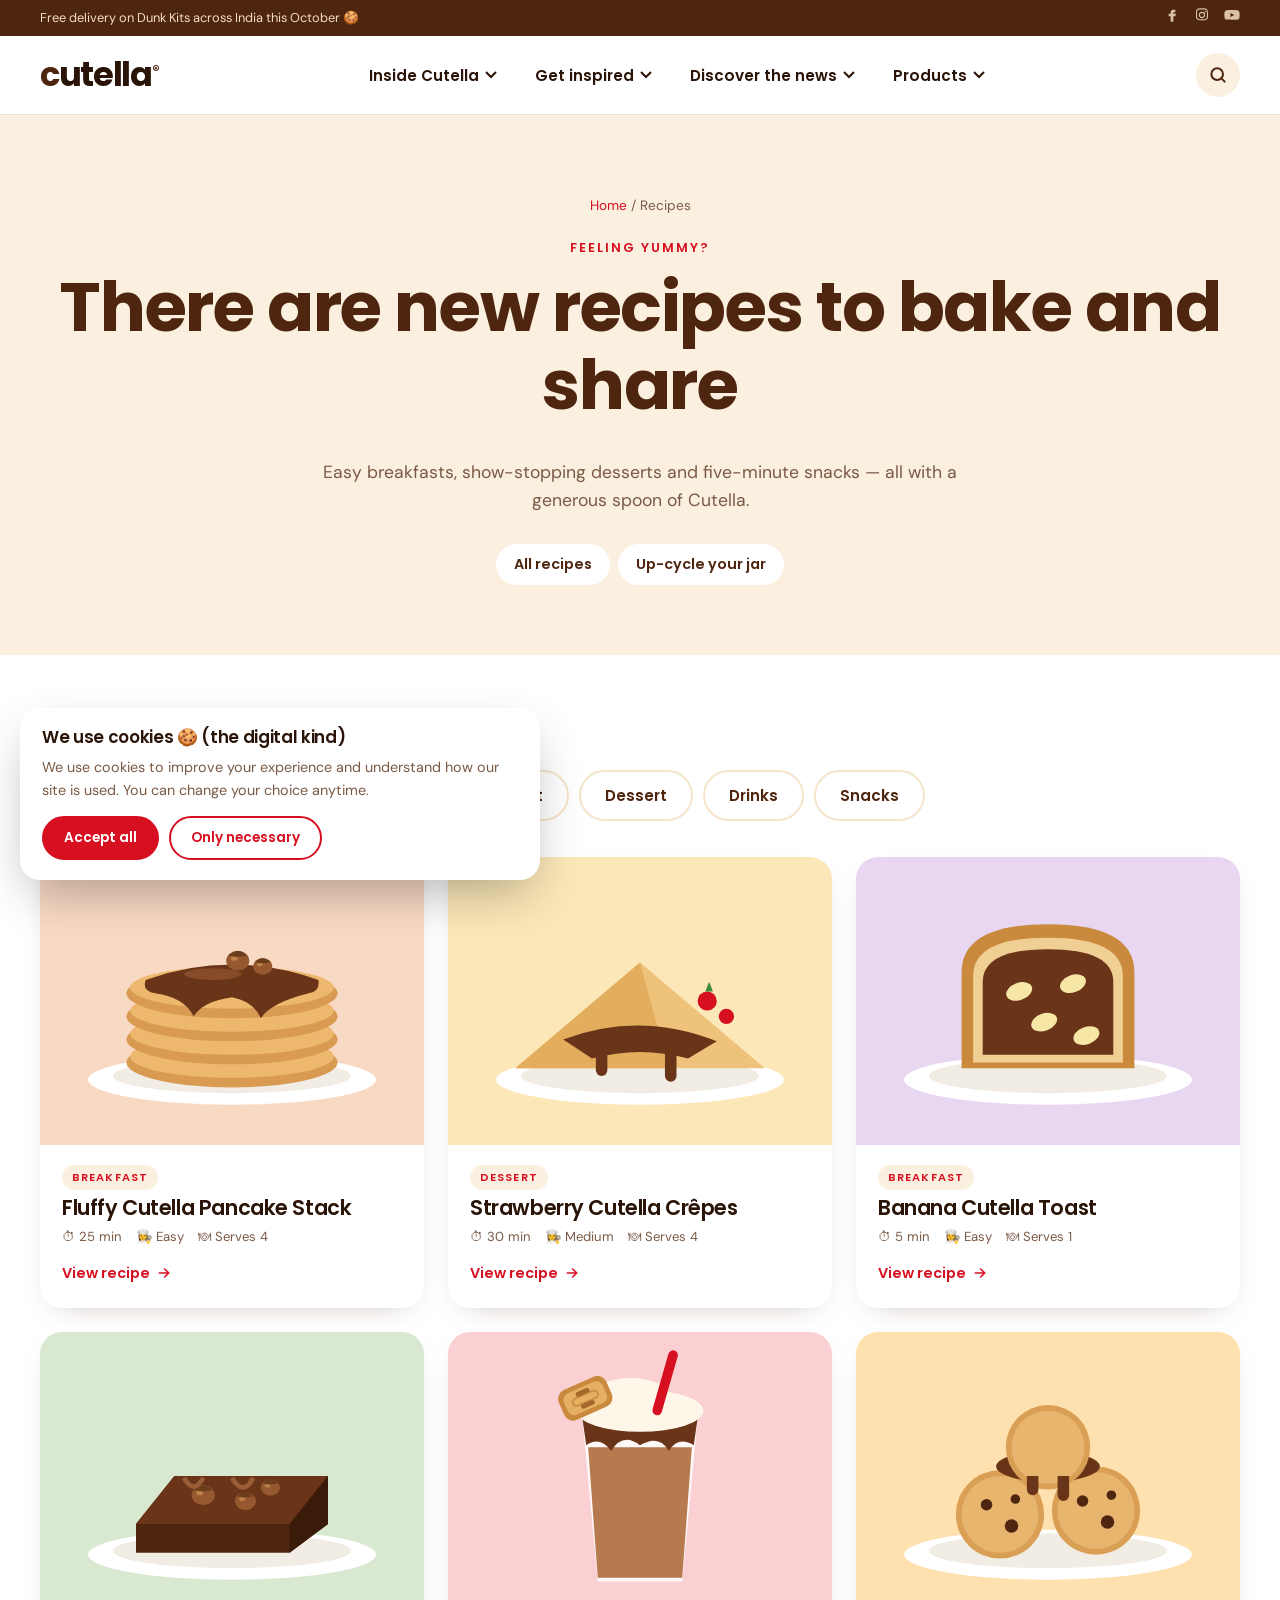
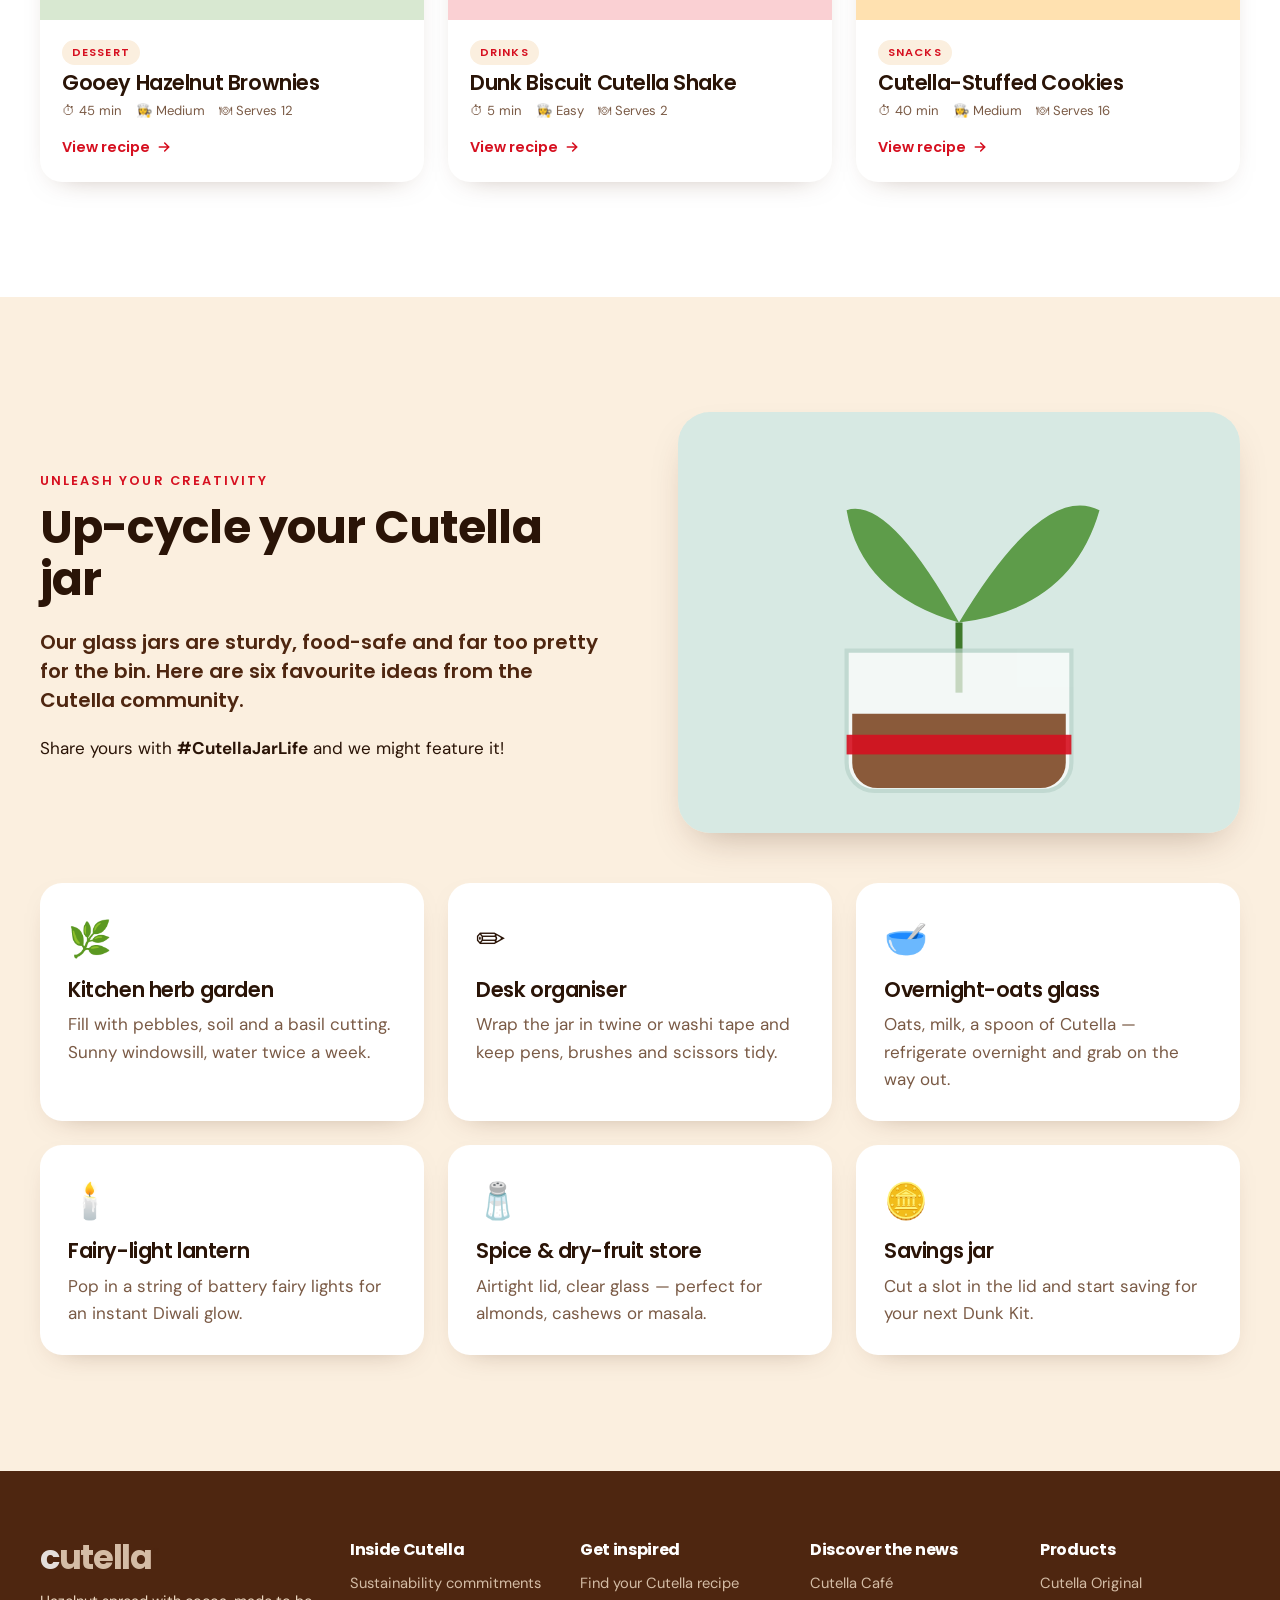
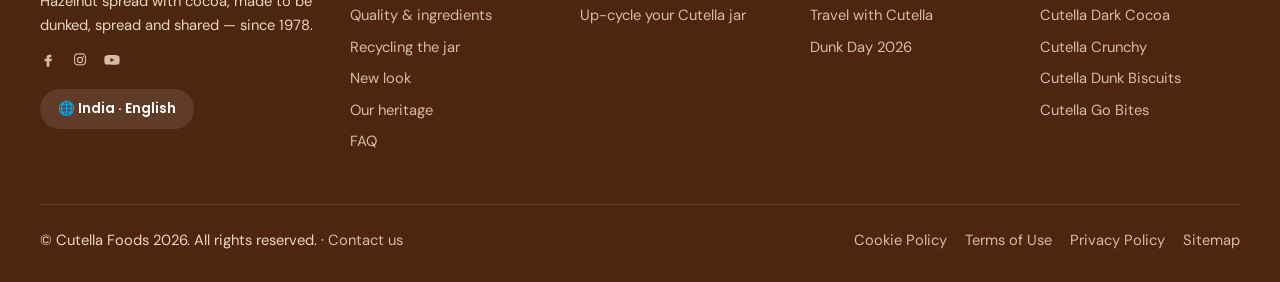
<file: cutella-website/recipes.html>
<!doctype html>
<html lang="en-IN">
<head>
  <meta charset="utf-8">
  <meta name="viewport" content="width=device-width, initial-scale=1">
  <title>Recipes | Cutella® India</title>
  <meta name="description" content="Cutella recipes to bake and share: pancakes, crêpes, brownies, shakes and more — plus jar up-cycling ideas.">
  <meta name="theme-color" content="#d61020">
  <link rel="icon" href="assets/img/favicon.svg" type="image/svg+xml">
  <link rel="preconnect" href="https://fonts.googleapis.com"><link rel="preconnect" href="https://fonts.gstatic.com" crossorigin>
  <link href="https://fonts.googleapis.com/css2?family=DM+Sans:wght@400;500;700&family=Poppins:wght@500;600;700&display=swap" rel="stylesheet">
  <link rel="stylesheet" href="assets/css/style.css">
</head>
<body>
<div id="site-header"></div>
<main id="main">
  <section class="page-hero">
    <div class="container">
      <div class="breadcrumbs"><a href="index.html">Home</a> / Recipes</div>
      <span class="eyebrow">Feeling yummy?</span>
      <h1>There are new recipes to bake and share</h1>
      <p>Easy breakfasts, show-stopping desserts and five-minute snacks — all with a generous spoon of Cutella.</p>
      <div class="subnav"><a href="#recipes">All recipes</a><a href="#upcycle">Up-cycle your jar</a></div>
    </div>
  </section>

  <section class="section" id="recipes">
    <div class="container">
      <div class="filters" role="toolbar" aria-label="Filter recipes">
        <button class="tab" data-filter="All" aria-selected="true">All</button>
        <button class="tab" data-filter="Breakfast" aria-selected="false">Breakfast</button>
        <button class="tab" data-filter="Dessert" aria-selected="false">Dessert</button>
        <button class="tab" data-filter="Drinks" aria-selected="false">Drinks</button>
        <button class="tab" data-filter="Snacks" aria-selected="false">Snacks</button>
      </div>
      <div class="grid grid--3" id="recipeGrid" data-recipes></div>
    </div>
  </section>
  <section class="section section--cream" id="upcycle">
    <div class="container">
      <div class="split" style="margin-bottom:50px">
        <div class="reveal">
          <span class="eyebrow">Unleash your creativity</span>
          <h2>Up-cycle your Cutella jar</h2>
          <p class="claim">Our glass jars are sturdy, food-safe and far too pretty for the bin. Here are six favourite ideas from the Cutella community.</p>
          <p>Share yours with <strong>#CutellaJarLife</strong> and we might feature it!</p>
        </div>
        <div class="split__media reveal"><img src="assets/img/upcycle.svg" alt="Cutella jar reused as a plant pot"></div>
      </div>
      <div class="grid grid--3">
        <div class="card reveal" style="padding:28px"><div style="font-size:2.2rem">🌿</div><h3 style="margin-top:10px">Kitchen herb garden</h3><p style="color:#7a5a45;margin:0">Fill with pebbles, soil and a basil cutting. Sunny windowsill, water twice a week.</p></div>
        <div class="card reveal" style="padding:28px"><div style="font-size:2.2rem">✏️</div><h3 style="margin-top:10px">Desk organiser</h3><p style="color:#7a5a45;margin:0">Wrap the jar in twine or washi tape and keep pens, brushes and scissors tidy.</p></div>
        <div class="card reveal" style="padding:28px"><div style="font-size:2.2rem">🥣</div><h3 style="margin-top:10px">Overnight-oats glass</h3><p style="color:#7a5a45;margin:0">Oats, milk, a spoon of Cutella — refrigerate overnight and grab on the way out.</p></div>
        <div class="card reveal" style="padding:28px"><div style="font-size:2.2rem">🕯️</div><h3 style="margin-top:10px">Fairy-light lantern</h3><p style="color:#7a5a45;margin:0">Pop in a string of battery fairy lights for an instant Diwali glow.</p></div>
        <div class="card reveal" style="padding:28px"><div style="font-size:2.2rem">🧂</div><h3 style="margin-top:10px">Spice & dry-fruit store</h3><p style="color:#7a5a45;margin:0">Airtight lid, clear glass — perfect for almonds, cashews or masala.</p></div>
        <div class="card reveal" style="padding:28px"><div style="font-size:2.2rem">🪙</div><h3 style="margin-top:10px">Savings jar</h3><p style="color:#7a5a45;margin:0">Cut a slot in the lid and start saving for your next Dunk Kit.</p></div>
      </div>
    </div>
  </section>
  <div class="modal" id="recipeModal" role="dialog" aria-modal="true" aria-label="Recipe"><div class="modal__box"></div></div>
</main>
<div id="site-footer"></div>
<script src="assets/js/data.js"></script>
<script src="assets/js/main.js"></script>
</body>
</html>
</file>
<file: cutella-website/assets/css/style.css>
/* ============ Cutella — design tokens ============ */
:root {
  --red: #d61020;
  --red-dark: #a80b18;
  --brown: #4e2610;
  --brown-2: #6a3418;
  --cream: #fbefdf;
  --cream-2: #f6e3cb;
  --gold: #e6b062;
  --ink: #2a1407;
  --muted: #7a5a45;
  --white: #fff;
  --radius: 22px;
  --shadow: 0 18px 40px -18px rgba(78, 38, 16, .35);
  --max: 1200px;
  --head: "Poppins", system-ui, -apple-system, "Segoe UI", Arial, sans-serif;
  --body: "DM Sans", system-ui, -apple-system, "Segoe UI", Arial, sans-serif;
}

*, *::before, *::after { box-sizing: border-box; }
html { scroll-behavior: smooth; }
body { margin: 0; font-family: var(--body); color: var(--ink); background: var(--white); line-height: 1.6; font-size: 17px; overflow-x: hidden; }
img { max-width: 100%; display: block; }
a { color: inherit; }
h1, h2, h3, h4 { font-family: var(--head); line-height: 1.12; margin: 0 0 .5em; letter-spacing: -.02em; }
h1 { font-size: clamp(2.4rem, 5.4vw, 4.4rem); font-weight: 700; }
h2 { font-size: clamp(1.9rem, 3.6vw, 3rem); font-weight: 700; }
h3 { font-size: 1.3rem; font-weight: 600; }
p { margin: 0 0 1em; }
.container { width: min(var(--max), 100% - 40px); margin-inline: auto; }
.eyebrow { font-family: var(--head); font-weight: 600; text-transform: uppercase; letter-spacing: .16em; font-size: .8rem; color: var(--red); margin-bottom: .8em; display: inline-block; }
.skip-link { position: absolute; left: -999px; top: 8px; background: var(--red); color: #fff; padding: 10px 16px; border-radius: 8px; z-index: 999; }
.skip-link:focus { left: 8px; }
.sr-only { position: absolute; width: 1px; height: 1px; overflow: hidden; clip: rect(0 0 0 0); }

/* ============ Buttons ============ */
.btn { display: inline-flex; align-items: center; gap: .6em; font-family: var(--head); font-weight: 600; font-size: .95rem; text-decoration: none; padding: 14px 28px; border-radius: 999px; border: 2px solid var(--red); background: var(--red); color: #fff; cursor: pointer; transition: transform .2s, background .2s, color .2s; }
.btn:hover { background: var(--red-dark); border-color: var(--red-dark); transform: translateY(-2px); }
.btn--ghost { background: transparent; color: var(--red); }
.btn--ghost:hover { background: var(--red); color: #fff; }
.btn--light { background: #fff; color: var(--red); border-color: #fff; }
.btn--light:hover { background: var(--cream); border-color: var(--cream); color: var(--red-dark); }
.btn svg { width: 18px; height: 18px; }

/* ============ Header ============ */
.topbar { background: var(--brown); color: #f3dcc3; font-size: .8rem; }
.topbar .container { display: flex; justify-content: space-between; align-items: center; height: 36px; }
.topbar a { text-decoration: none; opacity: .85; }
.topbar a:hover { opacity: 1; }
.socials { display: flex; gap: 14px; align-items: center; }
.socials svg { width: 16px; height: 16px; fill: currentColor; }
.site-header { position: sticky; top: 0; z-index: 100; background: #fff; border-bottom: 1px solid #f0e2d0; }
.site-header .container { display: flex; align-items: center; justify-content: space-between; height: 78px; gap: 20px; }
.logo { font-family: var(--head); font-weight: 700; font-size: 2.1rem; letter-spacing: -.04em; text-decoration: none; line-height: 1; }
.logo span:first-child { color: var(--brown); }
.logo span:last-child { color: var(--red); }
.logo sup { font-size: .8rem; color: var(--brown); }
.nav { display: flex; gap: 6px; }
.nav__item { position: relative; }
.nav__link { background: none; border: 0; font: 600 .95rem var(--head); color: var(--ink); padding: 12px 16px; border-radius: 999px; cursor: pointer; display: flex; align-items: center; gap: 6px; text-decoration: none; }
.nav__link:hover, .nav__item.open .nav__link { background: var(--cream); color: var(--red); }
.nav__link svg { width: 12px; transition: transform .2s; }
.nav__item.open .nav__link svg { transform: rotate(180deg); }
.dropdown { position: absolute; top: calc(100% + 10px); left: 50%; transform: translate(-50%, 8px); min-width: 270px; background: #fff; border-radius: 18px; box-shadow: var(--shadow); padding: 12px; opacity: 0; visibility: hidden; transition: .2s; }
.nav__item.open .dropdown { opacity: 1; visibility: visible; transform: translate(-50%, 0); }
.dropdown a { display: block; padding: 10px 14px; border-radius: 12px; text-decoration: none; font-weight: 500; }
.dropdown a:hover { background: var(--cream); color: var(--red); }
.header-actions { display: flex; align-items: center; gap: 8px; }
.icon-btn { width: 44px; height: 44px; border-radius: 50%; border: 0; background: var(--cream); color: var(--brown); display: grid; place-items: center; cursor: pointer; transition: background .2s; }
.icon-btn:hover { background: var(--cream-2); color: var(--red); }
.icon-btn svg { width: 20px; height: 20px; }
.menu-toggle { display: none; }

/* search overlay */
.search-panel { position: fixed; inset: 0; background: rgba(42,20,7,.6); z-index: 200; display: none; padding-top: 14vh; }
.search-panel.open { display: block; }
.search-box { width: min(680px, 92vw); margin: 0 auto; background: #fff; border-radius: 22px; padding: 22px; box-shadow: var(--shadow); }
.search-box form { display: flex; gap: 10px; }
.search-box input { flex: 1; font: 500 1.1rem var(--body); padding: 14px 18px; border: 2px solid var(--cream-2); border-radius: 999px; outline: none; }
.search-box input:focus { border-color: var(--red); }
.search-results { list-style: none; padding: 0; margin: 14px 0 0; max-height: 50vh; overflow: auto; }
.search-results a { display: block; padding: 10px 14px; border-radius: 12px; text-decoration: none; }
.search-results a:hover { background: var(--cream); }
.search-results small { color: var(--muted); display: block; }

/* ============ Hero ============ */
.hero { background: #fbefdf; position: relative; overflow: hidden; }
.hero .container { display: grid; grid-template-columns: 1.05fr 1fr; align-items: center; min-height: calc(100vh - 114px); max-height: 820px; gap: 30px; padding-block: 40px; }
.hero h1 { color: var(--brown); }
.hero h1 em { font-style: normal; color: var(--red); }
.hero p.lead { font-size: 1.15rem; color: var(--muted); max-width: 480px; margin-bottom: 1.8em; }
.hero__media { position: relative; justify-self: center; width: min(560px, 100%); }
.hero__media img { width: 100%; height: auto; }
.hero__badge { position: absolute; top: 12%; right: 2%; width: 120px; height: 120px; border-radius: 50%; background: var(--red); color: #fff; display: grid; place-items: center; text-align: center; font: 700 .85rem/1.15 var(--head); transform: rotate(10deg); box-shadow: var(--shadow); animation: float 5s ease-in-out infinite; }
.hero__badge strong { display: block; font-size: 1.6rem; }
.hero__ctas { display: flex; gap: 12px; flex-wrap: wrap; }
.hero__stats { display: flex; gap: 34px; margin-top: 2.4em; }
.hero__stats strong { display: block; font: 700 1.7rem var(--head); color: var(--brown); }
.hero__stats span { font-size: .85rem; color: var(--muted); }
.hero__wave { position: absolute; bottom: -1px; left: 0; width: 100%; height: 60px; }
@keyframes float { 50% { transform: rotate(4deg) translateY(-10px); } }

/* ============ Sections ============ */
.section { padding: clamp(70px, 9vw, 120px) 0; }
.section--cream { background: var(--cream); }
.section--red { background: var(--red); color: #fff; }
.section--red .eyebrow { color: #ffd3c4; }
.section--brown { background: var(--brown); color: #f8e7d3; }
.section--brown .eyebrow { color: var(--gold); }
.section-head { display: flex; justify-content: space-between; align-items: end; gap: 20px; margin-bottom: 40px; flex-wrap: wrap; }
.section-head p { max-width: 520px; color: var(--muted); margin: 0; }
.section--red .section-head p, .section--brown .section-head p { color: inherit; opacity: .85; }

.split { display: grid; grid-template-columns: 1fr 1fr; gap: clamp(30px, 6vw, 80px); align-items: center; }
.split--rev .split__media { order: 2; }
.split__media { border-radius: 32px; overflow: hidden; box-shadow: var(--shadow); }
.split__media img { width: 100%; aspect-ratio: 4/3; object-fit: cover; }
.claim { font: 600 1.25rem/1.45 var(--head); color: var(--brown); }
.section--brown .claim, .section--red .claim { color: #fff; }

/* recipe carousel */
.carousel { position: relative; }
.carousel__track { display: grid; grid-auto-flow: column; grid-auto-columns: calc((100% - 48px) / 3); gap: 24px; overflow-x: auto; scroll-snap-type: x mandatory; scrollbar-width: none; padding-bottom: 8px; }
.carousel__track::-webkit-scrollbar { display: none; }
.carousel__nav { display: flex; gap: 10px; }
.carousel__nav .icon-btn { background: #fff; box-shadow: 0 4px 14px rgba(0,0,0,.08); }

.card { background: #fff; border-radius: var(--radius); overflow: hidden; box-shadow: 0 10px 30px -20px rgba(78,38,16,.5); display: flex; flex-direction: column; scroll-snap-align: start; text-decoration: none; transition: transform .3s, box-shadow .3s; }
.card:hover { transform: translateY(-6px); box-shadow: var(--shadow); }
.card__media { aspect-ratio: 4/3; overflow: hidden; }
.card__media img { width: 100%; height: 100%; object-fit: cover; transition: transform .5s; }
.card:hover .card__media img { transform: scale(1.06); }
.card__body { padding: 20px 22px 24px; display: flex; flex-direction: column; gap: 6px; flex: 1; }
.card__meta { display: flex; gap: 14px; font-size: .82rem; color: var(--muted); }
.card__body h3 { margin: 0; color: var(--ink); }
.card__body p { color: var(--muted); font-size: .95rem; margin: 0; }
.card__link { margin-top: auto; padding-top: 10px; font: 600 .9rem var(--head); color: var(--red); display: inline-flex; gap: 6px; align-items: center; }
.tag { display: inline-block; font: 600 .7rem var(--head); text-transform: uppercase; letter-spacing: .1em; background: var(--cream); color: var(--red); padding: 4px 10px; border-radius: 999px; align-self: flex-start; }

.grid { display: grid; gap: 24px; }
.grid--3 { grid-template-columns: repeat(3, 1fr); }
.grid--2 { grid-template-columns: repeat(2, 1fr); }
.grid--4 { grid-template-columns: repeat(4, 1fr); }

/* world tabs */
.tabs { display: flex; gap: 10px; flex-wrap: wrap; justify-content: center; margin-bottom: 36px; }
.tab { font: 600 .95rem var(--head); padding: 12px 24px; border-radius: 999px; border: 2px solid var(--cream-2); background: #fff; color: var(--brown); cursor: pointer; transition: .2s; }
.tab[aria-selected="true"], .tab:hover { background: var(--red); border-color: var(--red); color: #fff; }
.tabpanel[hidden] { display: none; }
.tabpanel { animation: fade .4s; }
@keyframes fade { from { opacity: 0; transform: translateY(10px); } }

/* products */
.product { background: var(--cream); border-radius: 28px; padding: 30px 26px 26px; text-align: center; display: flex; flex-direction: column; align-items: center; gap: 8px; position: relative; transition: transform .3s; }
.product:hover { transform: translateY(-6px); }
.product img { height: 220px; width: auto; margin-bottom: 10px; transition: transform .4s; }
.product:hover img { transform: rotate(-4deg) scale(1.04); }
.product h3 { margin: 0; }
.product p { color: var(--muted); font-size: .92rem; margin: 0 0 10px; }
.product .sizes { display: flex; gap: 6px; justify-content: center; margin-bottom: 14px; flex-wrap: wrap; }
.product .sizes button { font: 600 .8rem var(--head); border: 2px solid var(--cream-2); background: #fff; border-radius: 999px; padding: 6px 12px; cursor: pointer; }
.product .sizes button.active { border-color: var(--red); color: var(--red); }
.product .price { font: 700 1.3rem var(--head); color: var(--brown); }
.ribbon { position: absolute; top: 18px; left: 18px; background: var(--red); color: #fff; font: 700 .7rem var(--head); letter-spacing: .1em; text-transform: uppercase; padding: 6px 12px; border-radius: 999px; }

/* features strip */
.features { display: grid; grid-template-columns: repeat(4, 1fr); gap: 20px; }
.feature { text-align: center; padding: 20px; }
.feature .ico { width: 72px; height: 72px; border-radius: 50%; background: rgba(255,255,255,.15); display: grid; place-items: center; margin: 0 auto 14px; font: 700 1.6rem var(--head); }
.feature h3 { font-size: 1.05rem; margin-bottom: .3em; }
.feature p { font-size: .9rem; opacity: .85; margin: 0; }

/* share + contact */
.share { text-align: center; }
.share .socials { justify-content: center; gap: 14px; margin-top: 20px; }
.share .socials a { width: 52px; height: 52px; border-radius: 50%; background: var(--cream); color: var(--brown); display: grid; place-items: center; transition: .2s; }
.share .socials a:hover { background: var(--red); color: #fff; transform: translateY(-3px); }
.share .socials svg { width: 22px; height: 22px; }

.newsletter { display: flex; gap: 10px; max-width: 520px; margin: 26px auto 0; }
.newsletter input { flex: 1; padding: 14px 20px; border-radius: 999px; border: 0; font: 500 1rem var(--body); }
.form-msg { margin-top: 12px; font-weight: 600; min-height: 1.4em; }

/* page hero (inner pages) */
.page-hero { background: var(--cream); padding: 80px 0 70px; text-align: center; position: relative; overflow: hidden; }
.page-hero p { max-width: 640px; margin: 0 auto; color: var(--muted); font-size: 1.1rem; }
.page-hero h1 { color: var(--brown); }
.breadcrumbs { font-size: .85rem; color: var(--muted); margin-bottom: 16px; }
.breadcrumbs a { text-decoration: none; color: var(--red); }
.subnav { display: flex; gap: 8px; justify-content: center; flex-wrap: wrap; margin-top: 30px; }
.subnav a { font: 600 .9rem var(--head); text-decoration: none; padding: 10px 18px; border-radius: 999px; background: #fff; color: var(--brown); }
.subnav a:hover { background: var(--red); color: #fff; }

/* filters */
.filters { display: flex; gap: 10px; flex-wrap: wrap; justify-content: center; margin-bottom: 36px; }

/* modal */
.modal { position: fixed; inset: 0; background: rgba(42,20,7,.65); z-index: 300; display: none; align-items: center; justify-content: center; padding: 20px; }
.modal.open { display: flex; }
.modal__box { background: #fff; border-radius: 28px; max-width: 860px; width: 100%; max-height: 90vh; overflow: auto; display: grid; grid-template-columns: 1fr 1.2fr; position: relative; animation: fade .3s; }
.modal__box { align-items: start; }
.modal__box img { width: 100%; height: auto; position: sticky; top: 0; }
.modal__content { padding: 34px; }
.modal__content ul, .modal__content ol { padding-left: 1.2em; }
.modal__content li { margin-bottom: .35em; }
.modal__close { position: absolute; top: 14px; right: 14px; }

/* timeline */
.timeline { position: relative; max-width: 820px; margin: 0 auto; }
.timeline::before { content: ""; position: absolute; left: 50%; top: 0; bottom: 0; width: 3px; background: var(--cream-2); transform: translateX(-50%); }
.tl-item { display: grid; grid-template-columns: 1fr 1fr; gap: 60px; margin-bottom: 40px; position: relative; }
.tl-item::after { content: ""; position: absolute; left: 50%; top: 8px; width: 18px; height: 18px; border-radius: 50%; background: var(--red); border: 4px solid #fff; transform: translateX(-50%); box-shadow: 0 0 0 3px var(--cream-2); }
.tl-item > div { background: #fff; border-radius: 18px; padding: 20px 24px; box-shadow: 0 8px 24px -16px rgba(78,38,16,.5); }
.tl-item:nth-child(odd) > div { grid-column: 1; text-align: right; }
.tl-item:nth-child(even) > div { grid-column: 2; }
.tl-year { font: 700 1.5rem var(--head); color: var(--red); }

/* accordion */
.accordion { max-width: 820px; margin: 0 auto; }
.acc-item { background: #fff; border-radius: 18px; margin-bottom: 12px; overflow: hidden; box-shadow: 0 6px 20px -16px rgba(78,38,16,.5); }
.acc-item button { width: 100%; text-align: left; background: none; border: 0; padding: 20px 24px; font: 600 1.05rem var(--head); color: var(--ink); display: flex; justify-content: space-between; gap: 20px; cursor: pointer; }
.acc-item button span { color: var(--red); font-size: 1.4rem; line-height: 1; transition: transform .25s; }
.acc-item.open button span { transform: rotate(45deg); }
.acc-panel { max-height: 0; overflow: hidden; transition: max-height .35s ease; }
.acc-panel p { padding: 0 24px 20px; margin: 0; color: var(--muted); }

/* nutrition table */
.table { width: 100%; border-collapse: collapse; background: #fff; border-radius: 18px; overflow: hidden; }
.table th, .table td { padding: 12px 18px; text-align: left; border-bottom: 1px solid var(--cream-2); }
.table th { background: var(--brown); color: #fff; font-family: var(--head); font-weight: 600; }

/* contact form */
.form { display: grid; gap: 16px; background: #fff; padding: 34px; border-radius: 28px; box-shadow: var(--shadow); }
.form label { font: 600 .9rem var(--head); display: grid; gap: 6px; }
.form input, .form select, .form textarea { font: 500 1rem var(--body); padding: 13px 16px; border: 2px solid var(--cream-2); border-radius: 14px; outline: none; background: #fff; }
.form input:focus, .form select:focus, .form textarea:focus { border-color: var(--red); }
.form .row { display: grid; grid-template-columns: 1fr 1fr; gap: 16px; }
.info-list { list-style: none; padding: 0; display: grid; gap: 18px; }
.info-list li { display: flex; gap: 14px; }
.info-list .ico { width: 46px; height: 46px; flex: none; border-radius: 50%; background: var(--red); color: #fff; display: grid; place-items: center; font: 700 1rem var(--head); }

/* ============ Footer ============ */
.site-footer { background: var(--brown); color: #ecd7c0; padding: 70px 0 30px; font-size: .92rem; }
.footer-grid { display: grid; grid-template-columns: 1.4fr repeat(4, 1fr); gap: 30px; }
.site-footer h4 { color: #fff; font-size: 1rem; margin-bottom: 14px; }
.site-footer ul { list-style: none; margin: 0; padding: 0; display: grid; gap: 8px; }
.site-footer a { text-decoration: none; opacity: .85; }
.site-footer a:hover { opacity: 1; color: var(--gold); }
.site-footer .logo span:first-child { color: #fff; }
.footer-bottom { border-top: 1px solid rgba(255,255,255,.12); margin-top: 50px; padding-top: 24px; display: flex; justify-content: space-between; flex-wrap: wrap; gap: 14px; }
.footer-bottom ul { display: flex; gap: 18px; flex-wrap: wrap; }
.country-btn { background: rgba(255,255,255,.1); border: 0; color: #fff; padding: 10px 18px; border-radius: 999px; font: 600 .85rem var(--head); cursor: pointer; margin-top: 14px; }

/* cookie banner */
.cookie { position: fixed; left: 20px; right: 20px; bottom: 20px; max-width: 520px; background: #fff; border-radius: 20px; box-shadow: 0 20px 50px -10px rgba(0,0,0,.3); padding: 20px 22px; z-index: 150; display: none; }
.cookie.show { display: block; animation: fade .4s; }
.cookie p { font-size: .9rem; color: var(--muted); }
.cookie .btn { padding: 10px 20px; font-size: .85rem; }

/* reveal on scroll */
.reveal { opacity: 0; transform: translateY(30px); transition: opacity .8s ease, transform .8s ease; }
.reveal.in { opacity: 1; transform: none; }
@media (prefers-reduced-motion: reduce) { .reveal { opacity: 1; transform: none; } * { animation: none !important; transition: none !important; } }

/* ============ Responsive ============ */
@media (max-width: 1000px) {
  .nav { position: fixed; top: 114px; left: 0; right: 0; bottom: 0; background: #fff; flex-direction: column; padding: 20px; gap: 4px; overflow: auto; transform: translateY(-10px); opacity: 0; visibility: hidden; transition: transform .25s, opacity .25s, visibility .25s; }
  .nav.open { transform: none; opacity: 1; visibility: visible; }
  .nav__link { width: 100%; justify-content: space-between; font-size: 1.1rem; padding: 16px; }
  .dropdown { position: static; transform: none; box-shadow: none; opacity: 1; visibility: visible; display: none; padding: 0 0 10px 10px; min-width: 0; }
  .nav__item.open .dropdown { display: block; transform: none; }
  .menu-toggle { display: grid; }
  .grid--4, .features { grid-template-columns: repeat(2, 1fr); }
  .footer-grid { grid-template-columns: 1fr 1fr; }
  .footer-grid > :first-child { grid-column: 1 / -1; }
  .carousel__track { grid-auto-columns: calc((100% - 24px) / 2); }
}
@media (max-width: 760px) {
  body { font-size: 16px; }
  .hero .container { grid-template-columns: 1fr; min-height: 0; max-height: none; text-align: center; padding-block: 30px 70px; }
  .hero p.lead { margin-inline: auto; }
  .hero__ctas, .hero__stats { justify-content: center; }
  .hero__media { order: -1; width: min(380px, 100%); }
  .hero__badge { width: 90px; height: 90px; font-size: .7rem; }
  .hero__badge strong { font-size: 1.2rem; }
  .split, .grid--2, .grid--3 { grid-template-columns: 1fr; }
  .split--rev .split__media { order: 0; }
  .carousel__track { grid-auto-columns: 82%; }
  .modal__box { grid-template-columns: 1fr; }
  .modal__box img { position: static; }
  .timeline::before { left: 10px; }
  .tl-item { grid-template-columns: 1fr; gap: 0; padding-left: 36px; }
  .tl-item::after { left: 10px; }
  .tl-item:nth-child(odd) > div, .tl-item:nth-child(even) > div { grid-column: 1; text-align: left; }
  .form .row { grid-template-columns: 1fr; }
  .newsletter { flex-direction: column; }
  .topbar .tb-msg { display: none; }
}
@media (max-width: 480px) {
  .grid--4, .features { grid-template-columns: 1fr; }
  .footer-grid { grid-template-columns: 1fr; }
  .logo { font-size: 1.8rem; }
}
</file>
